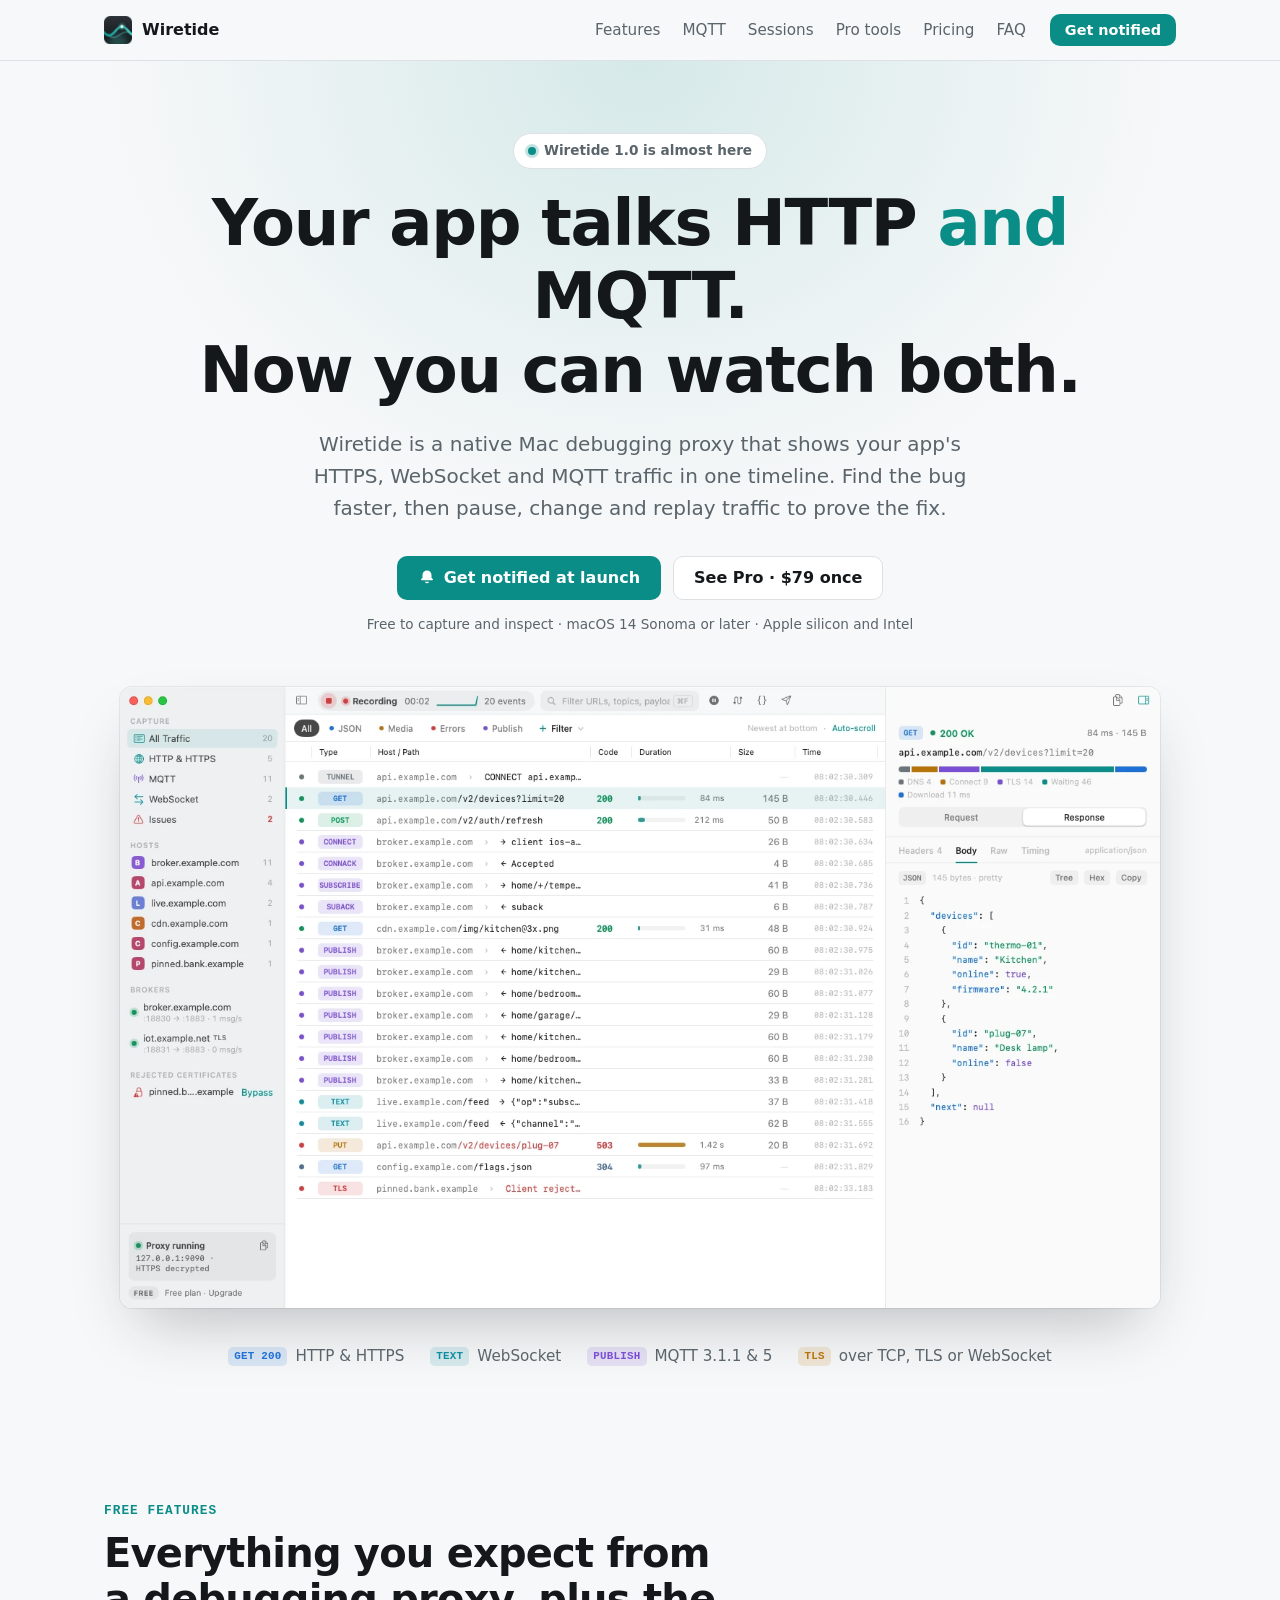
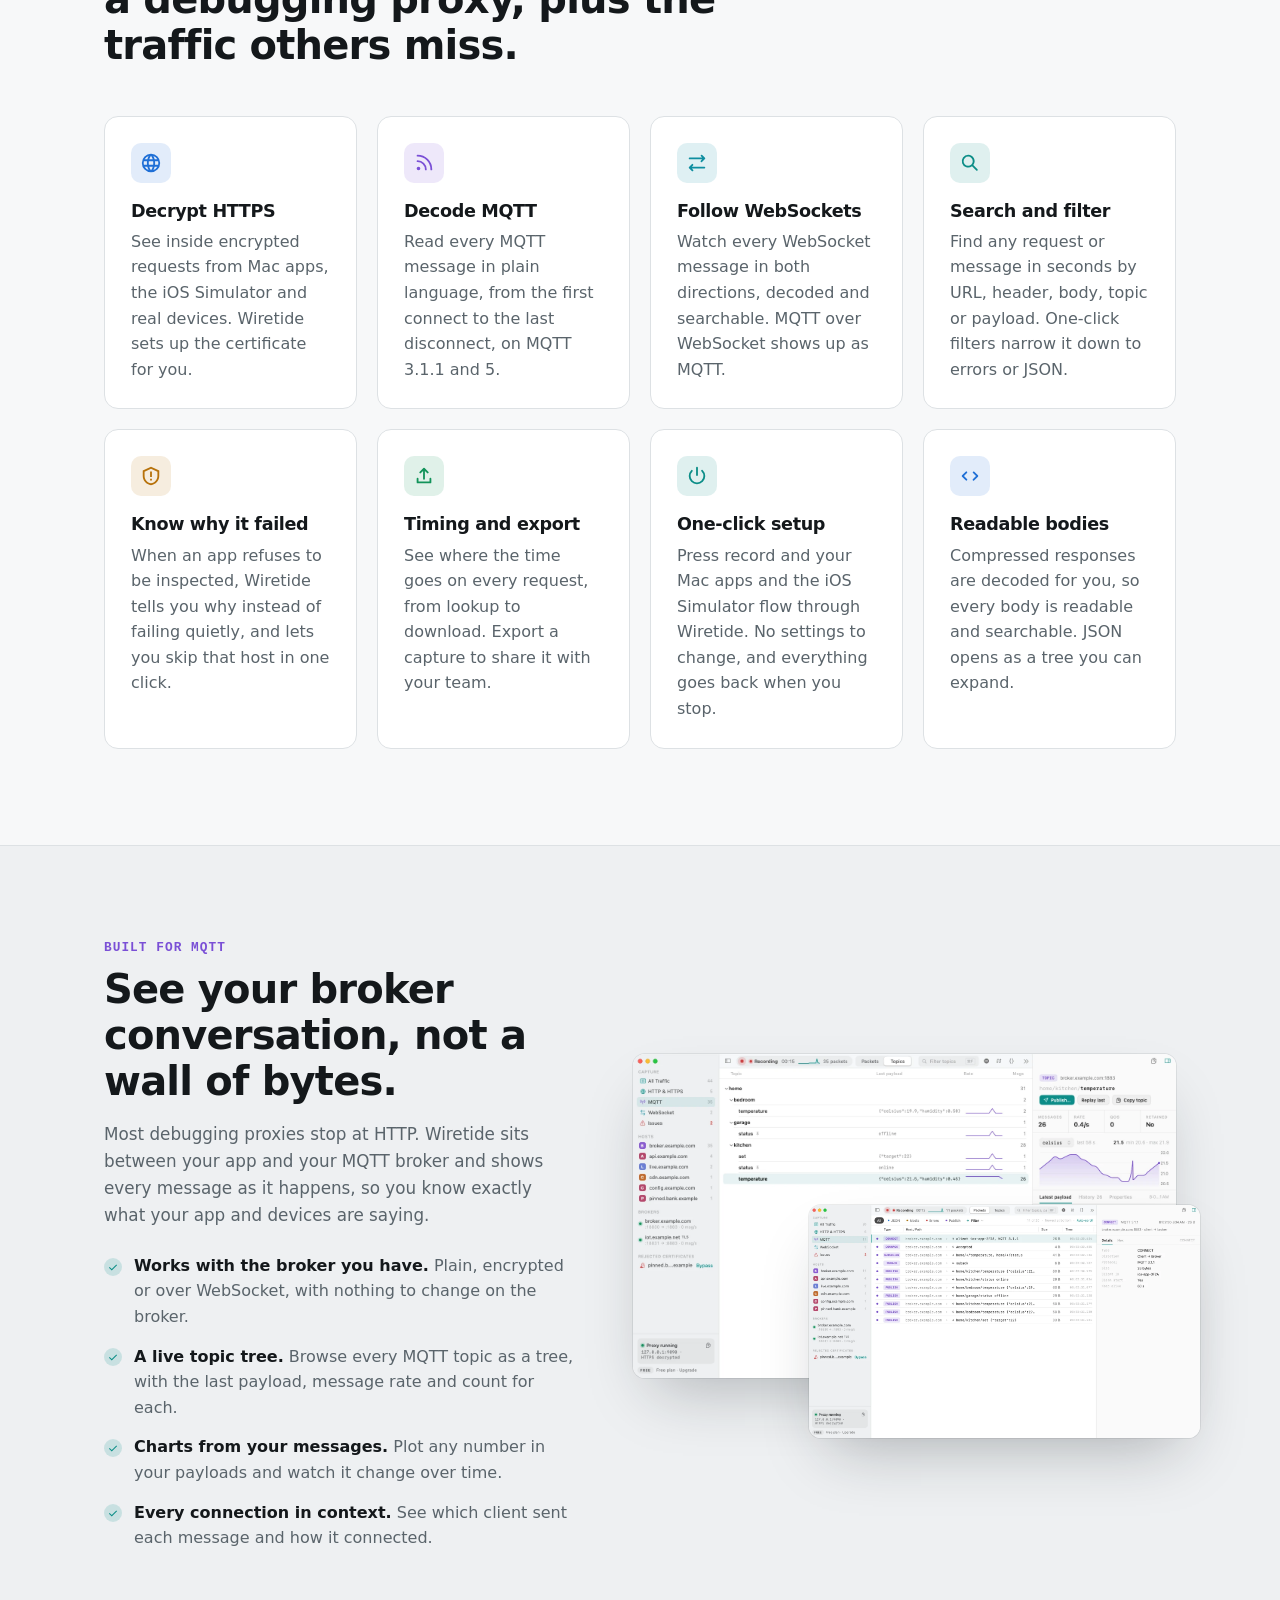
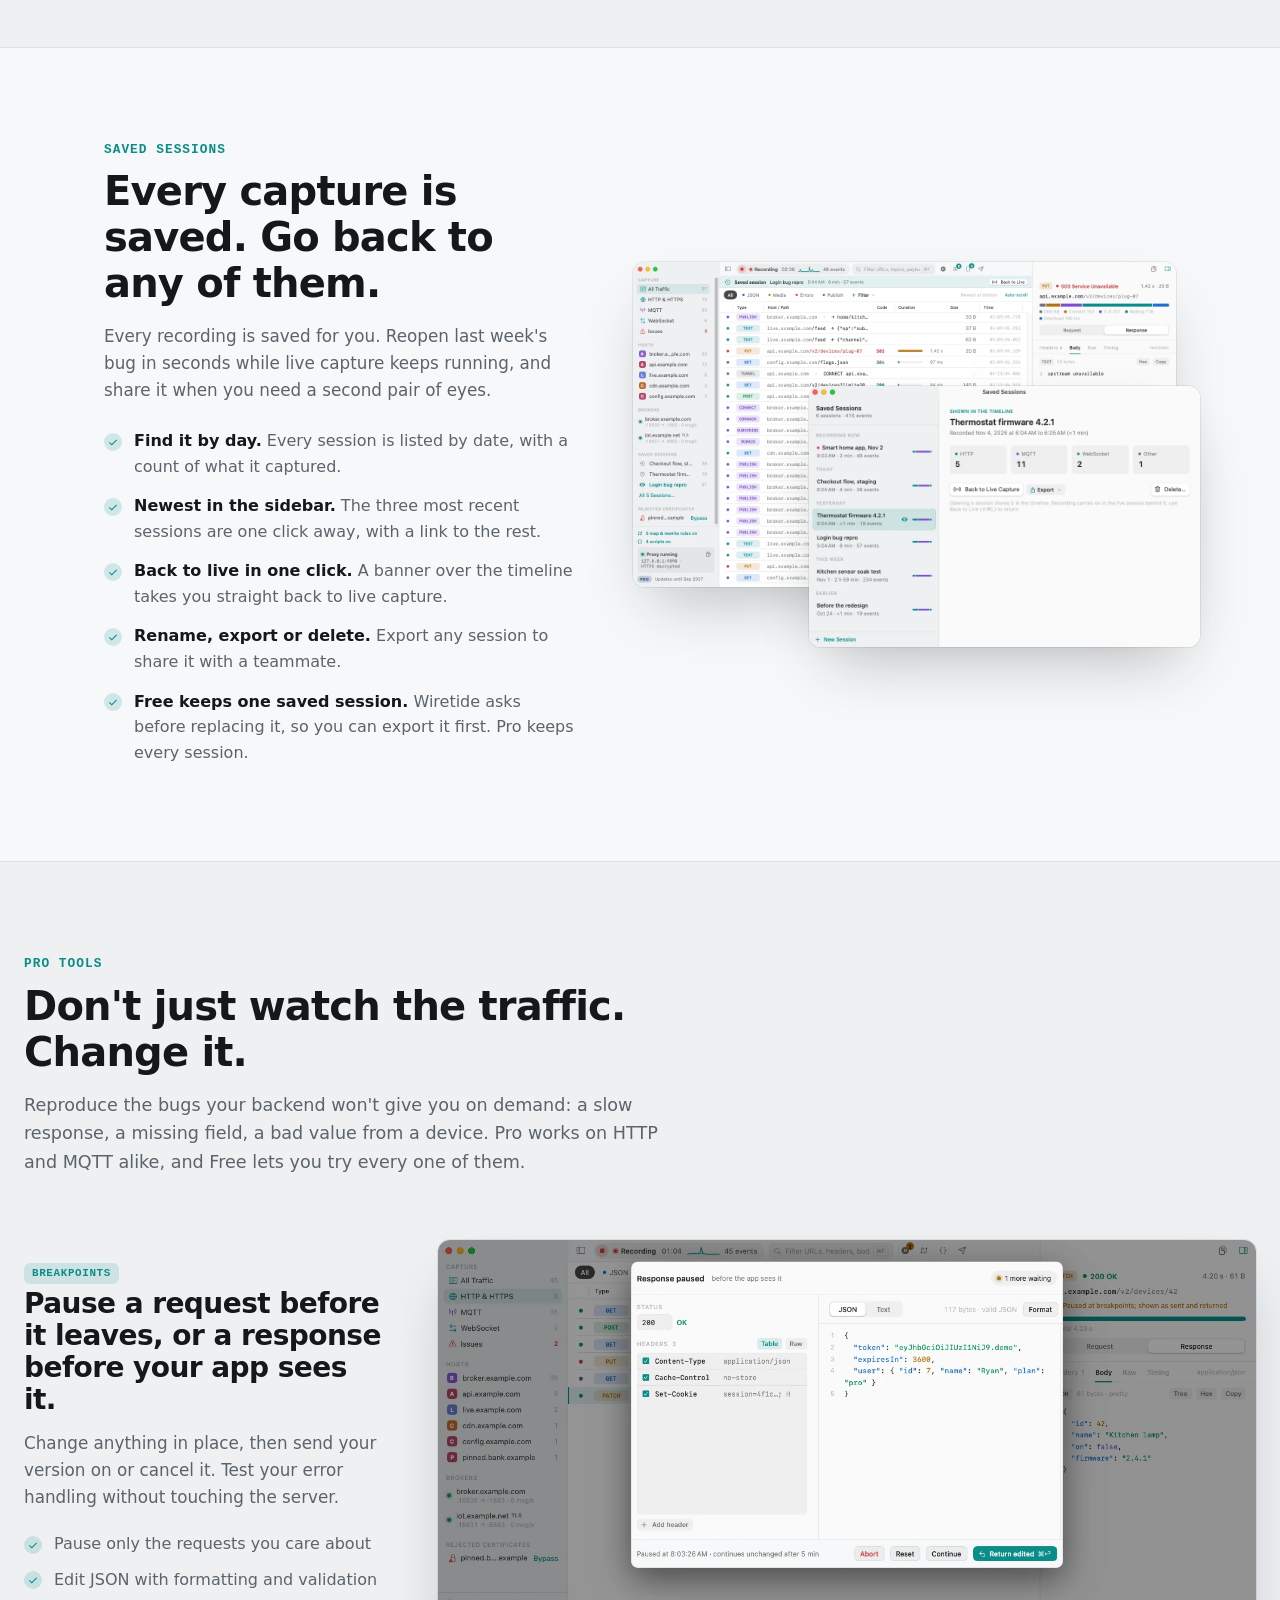
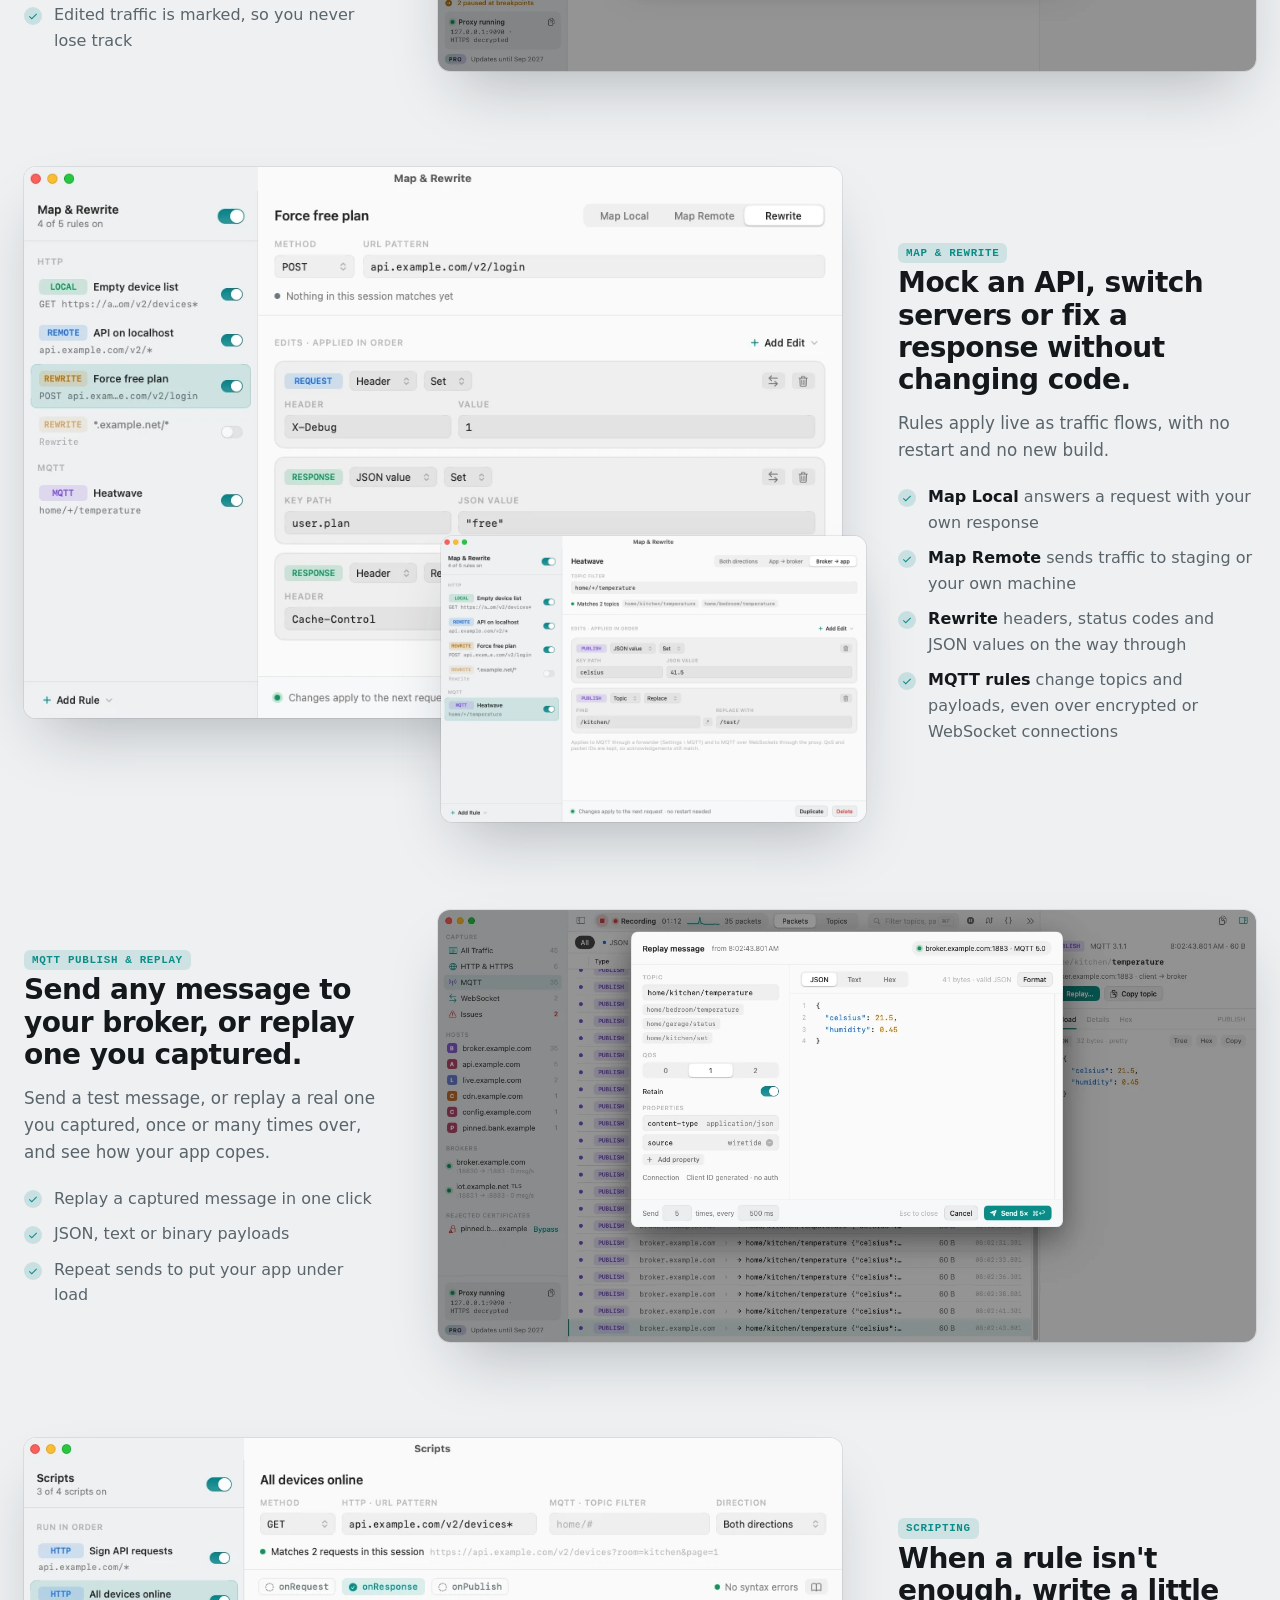
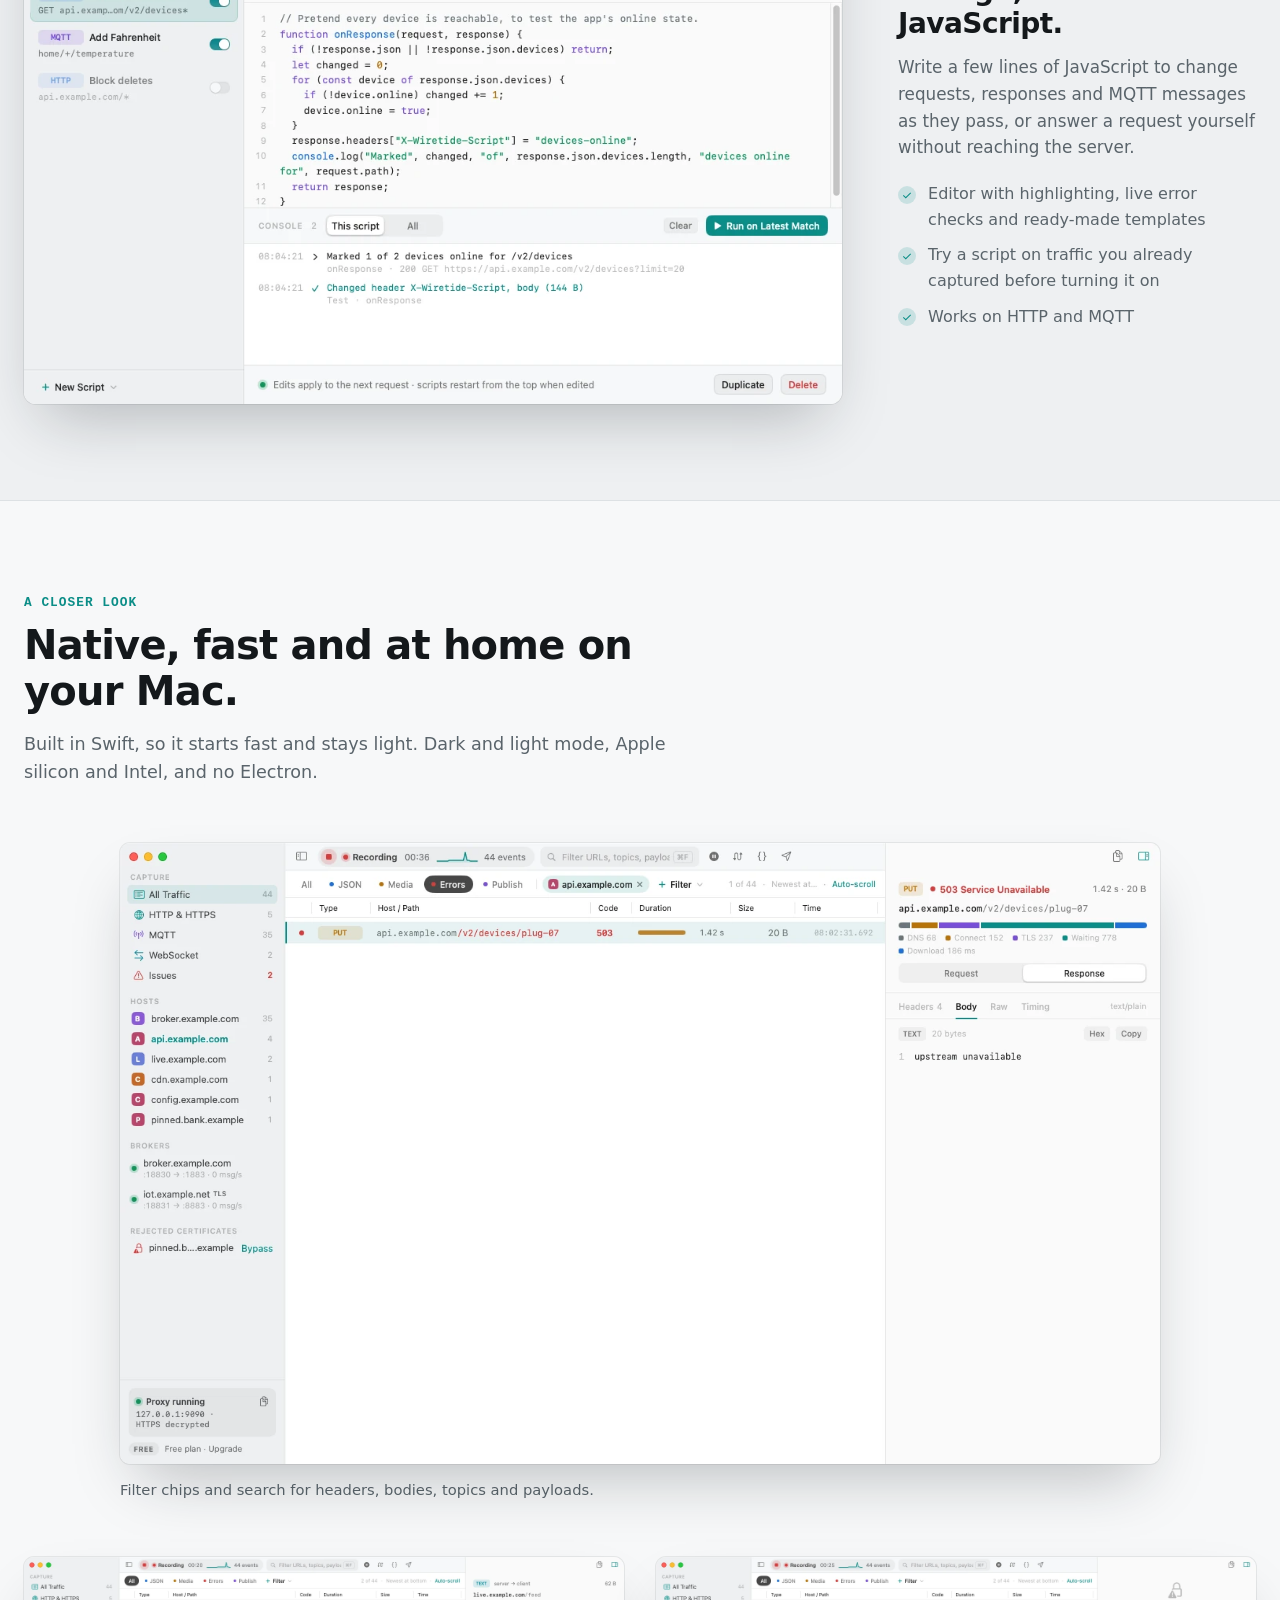
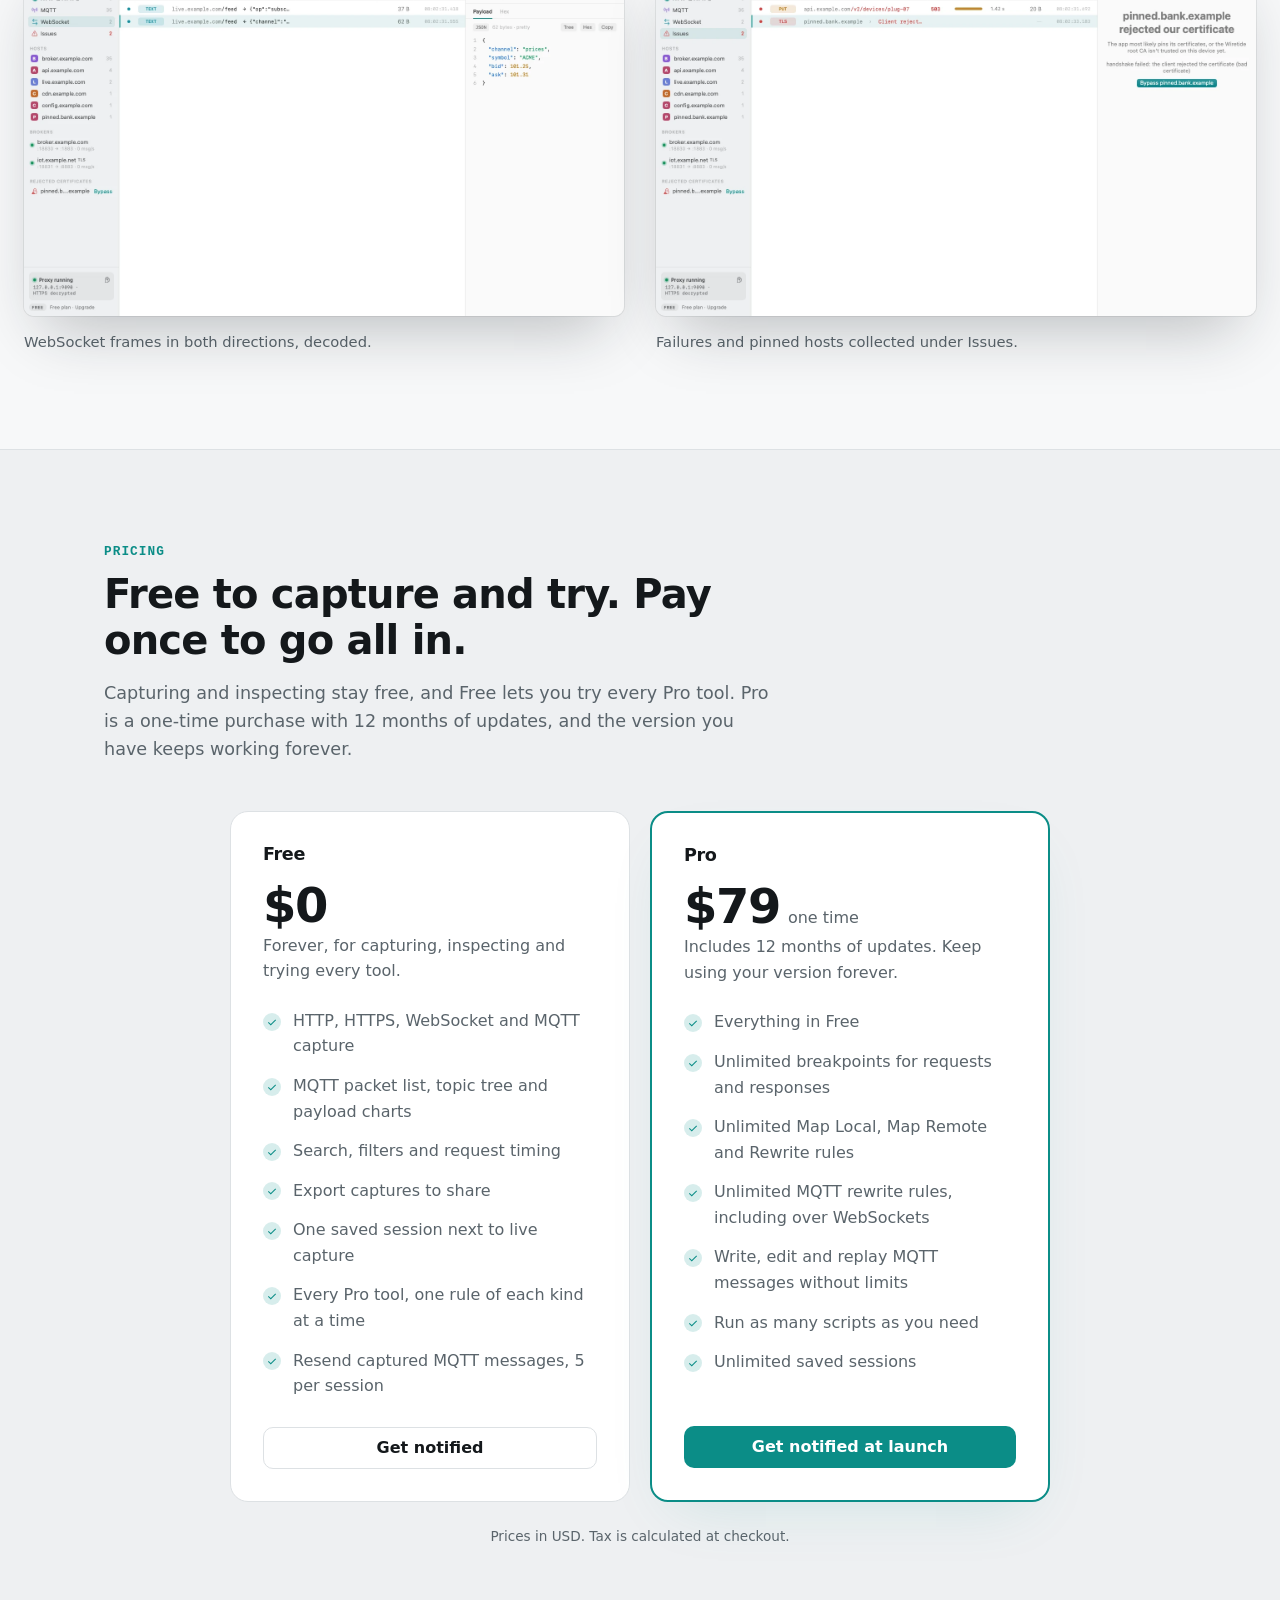
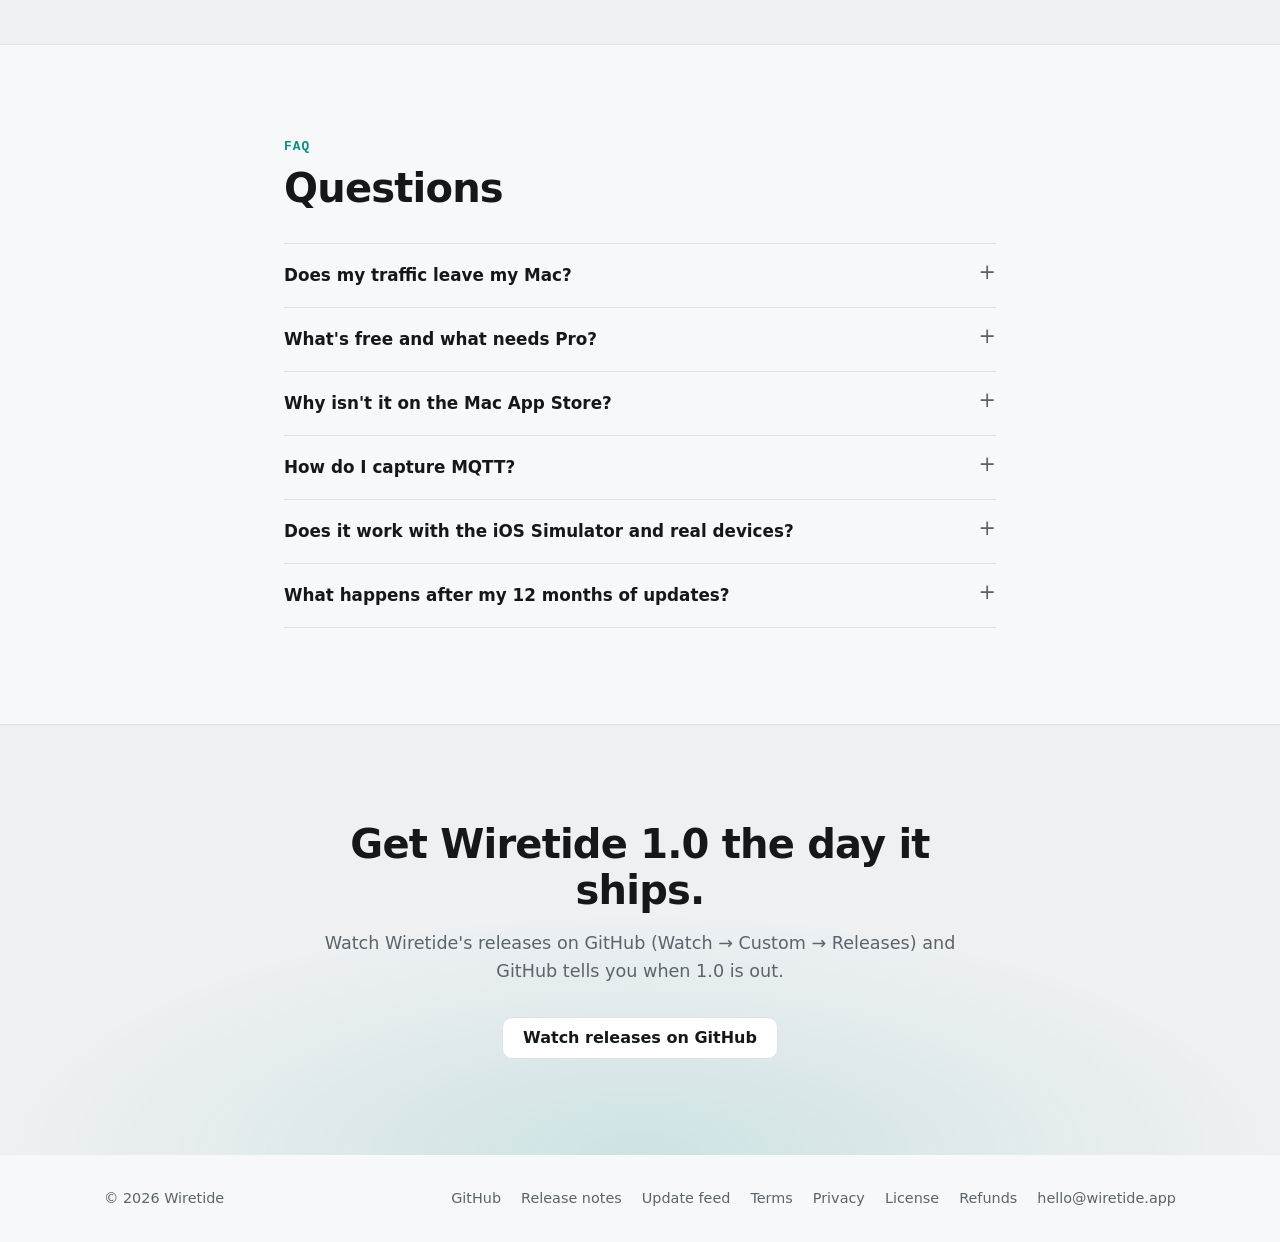
<file: index.html>
<!doctype html>
<html lang="en">
<head>
  <meta charset="utf-8">
  <meta name="viewport" content="width=device-width, initial-scale=1">
  <title>Wiretide · HTTP, WebSocket and MQTT debugging proxy for macOS</title>
  <meta name="description" content="Wiretide is a native macOS debugging proxy for HTTPS, WebSocket and MQTT. Capture and inspect for free; Pro adds breakpoints, map and rewrite, MQTT publish and replay, and JavaScript scripting.">
  <link rel="canonical" href="https://wiretide.app/">
  <meta name="robots" content="index, follow">
  <meta name="color-scheme" content="dark light">
  <meta name="theme-color" content="#111417" media="(prefers-color-scheme: dark)">
  <meta name="theme-color" content="#f7f8f9" media="(prefers-color-scheme: light)">

  <meta property="og:type" content="website">
  <meta property="og:site_name" content="Wiretide">
  <meta property="og:url" content="https://wiretide.app/">
  <meta property="og:title" content="Wiretide · HTTP and MQTT debugging proxy for macOS">
  <meta property="og:description" content="HTTPS, WebSocket and MQTT in one timeline. Pause, rewrite, script and replay traffic in a native Mac app.">
  <meta property="og:image" content="https://wiretide.app/images/og.png">
  <meta property="og:image:width" content="1200">
  <meta property="og:image:height" content="630">
  <meta property="og:image:alt" content="Wiretide's timeline with HTTPS requests and MQTT packets side by side.">
  <meta property="og:locale" content="en_US">
  <meta name="twitter:card" content="summary_large_image">
  <meta name="twitter:title" content="Wiretide · HTTP and MQTT debugging proxy for macOS">
  <meta name="twitter:description" content="HTTPS, WebSocket and MQTT in one timeline. Pause, rewrite, script and replay traffic in a native Mac app.">
  <meta name="twitter:image" content="https://wiretide.app/images/og.png">

  <script type="application/ld+json">
  {
    "@context": "https://schema.org",
    "@type": "SoftwareApplication",
    "name": "Wiretide",
    "url": "https://wiretide.app/",
    "image": "https://wiretide.app/images/og.png",
    "description": "A native macOS debugging proxy for HTTPS, WebSocket and MQTT, with breakpoints, map and rewrite, MQTT publish and replay, and JavaScript scripting.",
    "applicationCategory": "DeveloperApplication",
    "operatingSystem": "macOS 14 or later",
    "offers": [
      { "@type": "Offer", "name": "Free", "price": "0", "priceCurrency": "USD" },
      { "@type": "Offer", "name": "Pro", "price": "79", "priceCurrency": "USD", "description": "One-time purchase with 12 months of updates" }
    ]
  }
  </script>

  <link rel="icon" href="images/favicon-32.png" type="image/png" sizes="32x32">
  <link rel="icon" href="images/icon-64.png" type="image/png" sizes="64x64">
  <link rel="apple-touch-icon" href="images/apple-touch-icon.png">
  <link rel="stylesheet" href="styles.css">
  <script src="config.js"></script>
  <script src="main.js" defer></script>
</head>
<body>
  <header class="nav">
    <div class="wrap nav-inner">
      <a class="brand" href="#top" aria-label="Wiretide home">
        <img src="images/icon-64.png" alt="" width="28" height="28">
        <span>Wiretide</span>
      </a>
      <nav class="nav-links" aria-label="Sections">
        <a href="#features">Features</a>
        <a href="#mqtt">MQTT</a>
        <a href="#sessions">Sessions</a>
        <a href="#pro">Pro tools</a>
        <a href="#pricing">Pricing</a>
        <a href="#faq">FAQ</a>
      </nav>
      <a class="btn btn-small" data-download data-launch-label="Download" href="#waitlist">Get notified</a>
    </div>
  </header>

  <main id="top">
    <section class="hero">
      <div class="wrap">
        <p class="pill"><span class="dot"></span><span data-prelaunch>Wiretide 1.0 is almost here</span><span data-launched hidden>Version 1.0</span></p>
        <h1>Your app talks HTTP <em>and</em> MQTT.<br>Now you can watch both.</h1>
        <p class="lede">Wiretide is a native Mac debugging proxy that shows your app's HTTPS, WebSocket and MQTT traffic in one timeline. Find the bug faster, then pause, change and replay traffic to prove the fix.</p>
        <div class="cta-row">
          <a class="btn btn-primary" data-download data-launch-label="Download for macOS" href="#waitlist">
            <svg aria-hidden="true" data-prelaunch width="18" height="18" viewBox="0 0 24 24"><path fill="currentColor" d="M12 2a6 6 0 0 0-6 6v3.59l-1.7 1.7A1 1 0 0 0 5 15h14a1 1 0 0 0 .7-1.7L18 11.58V8a6 6 0 0 0-6-6Zm-2.83 15a3 3 0 0 0 5.66 0H9.17Z"/></svg>
            <svg aria-hidden="true" data-launched hidden width="18" height="18" viewBox="0 0 24 24"><path fill="currentColor" d="M12 3a1 1 0 0 1 1 1v9.59l3.3-3.3a1 1 0 1 1 1.4 1.42l-5 5a1 1 0 0 1-1.4 0l-5-5a1 1 0 1 1 1.4-1.42l3.3 3.3V4a1 1 0 0 1 1-1Zm-8 15a1 1 0 0 1 1 1v1h14v-1a1 1 0 1 1 2 0v2a1 1 0 0 1-1 1H4a1 1 0 0 1-1-1v-2a1 1 0 0 1 1-1Z"/></svg>
            <span data-label>Get notified at launch</span>
          </a>
          <a class="btn btn-ghost" href="#pricing">See Pro · $79 once</a>
        </div>
        <p class="fine">Free to capture and inspect · macOS 14 Sonoma or later · Apple silicon and Intel</p>

        <figure class="window hero-shot">
          <picture>
            <source srcset="images/timeline-light.webp" media="(prefers-color-scheme: light)">
            <img src="images/timeline-dark.webp" width="1440" height="860"
                 alt="Wiretide's timeline: HTTPS requests, MQTT CONNECT, SUBSCRIBE and PUBLISH packets and WebSocket text frames in one list, with a JSON response and its timing open in the inspector.">
          </picture>
        </figure>

        <ul class="protocols" aria-label="Supported protocols">
          <li><span class="tag tag-http">GET 200</span>HTTP &amp; HTTPS</li>
          <li><span class="tag tag-ws">TEXT</span>WebSocket</li>
          <li><span class="tag tag-mqtt">PUBLISH</span>MQTT 3.1.1 &amp; 5</li>
          <li><span class="tag tag-tls">TLS</span>over TCP, TLS or WebSocket</li>
        </ul>
      </div>
    </section>

    <section id="features" class="section">
      <div class="wrap">
        <p class="eyebrow">Free features</p>
        <h2>Everything you expect from a debugging proxy, plus the traffic others miss.</h2>
        <div class="grid features">
          <article class="card">
            <div class="icon i-http" aria-hidden="true"><svg viewBox="0 0 24 24"><path d="M12 2a10 10 0 1 0 0 20 10 10 0 0 0 0-20Zm6.93 6h-2.95a15.7 15.7 0 0 0-1.38-3.56A8.03 8.03 0 0 1 18.93 8ZM12 4.04c.83 1.2 1.48 2.53 1.91 3.96h-3.82c.43-1.43 1.08-2.76 1.91-3.96ZM4.26 14a8.2 8.2 0 0 1 0-4h3.38a16.5 16.5 0 0 0 0 4H4.26Zm.81 2h2.95c.32 1.25.78 2.45 1.38 3.56A7.99 7.99 0 0 1 5.07 16Zm2.95-8H5.07a7.99 7.99 0 0 1 4.33-3.56A15.7 15.7 0 0 0 8.02 8ZM12 19.96A14.1 14.1 0 0 1 10.09 16h3.82A14.1 14.1 0 0 1 12 19.96ZM14.34 14H9.66a14.7 14.7 0 0 1 0-4h4.68a14.7 14.7 0 0 1 0 4Zm.25 5.56c.6-1.11 1.06-2.31 1.38-3.56h2.95a8.03 8.03 0 0 1-4.33 3.56ZM16.36 14a16.5 16.5 0 0 0 0-4h3.38a8.2 8.2 0 0 1 0 4h-3.38Z"/></svg></div>
            <h3>Decrypt HTTPS</h3>
            <p>See inside encrypted requests from Mac apps, the iOS Simulator and real devices. Wiretide sets up the certificate for you.</p>
          </article>
          <article class="card">
            <div class="icon i-mqtt" aria-hidden="true"><svg viewBox="0 0 24 24"><path d="M4 4a1 1 0 0 1 1-1 16 16 0 0 1 16 16 1 1 0 1 1-2 0A14 14 0 0 0 5 5a1 1 0 0 1-1-1Zm0 6a1 1 0 0 1 1-1 10 10 0 0 1 10 10 1 1 0 1 1-2 0 8 8 0 0 0-8-8 1 1 0 0 1-1-1Zm2 6a2 2 0 1 1 0 4 2 2 0 0 1 0-4Z"/></svg></div>
            <h3>Decode MQTT</h3>
            <p>Read every MQTT message in plain language, from the first connect to the last disconnect, on MQTT 3.1.1 and 5.</p>
          </article>
          <article class="card">
            <div class="icon i-ws" aria-hidden="true"><svg viewBox="0 0 24 24"><path d="M16.3 3.3a1 1 0 0 1 1.4 0l3 3a1 1 0 0 1 0 1.4l-3 3a1 1 0 1 1-1.4-1.4L17.58 8H4a1 1 0 0 1 0-2h13.59L16.3 4.7a1 1 0 0 1 0-1.4Zm-8.6 10a1 1 0 0 1 0 1.4L6.42 16H20a1 1 0 1 1 0 2H6.41l1.3 1.3a1 1 0 1 1-1.42 1.4l-3-3a1 1 0 0 1 0-1.4l3-3a1 1 0 0 1 1.42 0Z"/></svg></div>
            <h3>Follow WebSockets</h3>
            <p>Watch every WebSocket message in both directions, decoded and searchable. MQTT over WebSocket shows up as MQTT.</p>
          </article>
          <article class="card">
            <div class="icon i-search" aria-hidden="true"><svg viewBox="0 0 24 24"><path d="M10 3a7 7 0 0 1 5.6 11.19l4.6 4.6a1 1 0 0 1-1.4 1.42l-4.6-4.6A7 7 0 1 1 10 3Zm0 2a5 5 0 1 0 0 10 5 5 0 0 0 0-10Z"/></svg></div>
            <h3>Search and filter</h3>
            <p>Find any request or message in seconds by URL, header, body, topic or payload. One-click filters narrow it down to errors or JSON.</p>
          </article>
          <article class="card">
            <div class="icon i-warn" aria-hidden="true"><svg viewBox="0 0 24 24"><path d="M12 2 3 6v6c0 5 3.8 9.3 9 10 5.2-.7 9-5 9-10V6l-9-4Zm0 2.18 7 3.11V12c0 3.9-2.9 7.3-7 8-4.1-.7-7-4.1-7-8V7.29l7-3.11ZM11 7h2v6h-2V7Zm0 8h2v2h-2v-2Z"/></svg></div>
            <h3>Know why it failed</h3>
            <p>When an app refuses to be inspected, Wiretide tells you why instead of failing quietly, and lets you skip that host in one click.</p>
          </article>
          <article class="card">
            <div class="icon i-export" aria-hidden="true"><svg viewBox="0 0 24 24"><path d="M12 3a1 1 0 0 1 .7.3l4 4a1 1 0 1 1-1.4 1.4L13 6.42V15a1 1 0 1 1-2 0V6.41L8.7 8.7a1 1 0 1 1-1.4-1.4l4-4A1 1 0 0 1 12 3ZM5 14a1 1 0 0 1 1 1v3h12v-3a1 1 0 1 1 2 0v4a1 1 0 0 1-1 1H5a1 1 0 0 1-1-1v-4a1 1 0 0 1 1-1Z"/></svg></div>
            <h3>Timing and export</h3>
            <p>See where the time goes on every request, from lookup to download. Export a capture to share it with your team.</p>
          </article>
          <article class="card">
            <div class="icon i-search" aria-hidden="true"><svg viewBox="0 0 24 24"><path d="M12 2a1 1 0 0 1 1 1v8a1 1 0 1 1-2 0V3a1 1 0 0 1 1-1ZM7.05 5.64a1 1 0 0 1 0 1.41 7 7 0 1 0 9.9 0 1 1 0 1 1 1.41-1.41 9 9 0 1 1-12.72 0 1 1 0 0 1 1.41 0Z"/></svg></div>
            <h3>One-click setup</h3>
            <p>Press record and your Mac apps and the iOS Simulator flow through Wiretide. No settings to change, and everything goes back when you stop.</p>
          </article>
          <article class="card">
            <div class="icon i-http" aria-hidden="true"><svg viewBox="0 0 24 24"><path d="M8.7 7.3a1 1 0 0 1 0 1.4L5.42 12l3.3 3.3a1 1 0 1 1-1.42 1.4l-4-4a1 1 0 0 1 0-1.4l4-4a1 1 0 0 1 1.42 0Zm6.6 0a1 1 0 0 1 1.4 0l4 4a1 1 0 0 1 0 1.4l-4 4a1 1 0 1 1-1.4-1.4l3.29-3.3-3.3-3.3a1 1 0 0 1 0-1.4Z"/></svg></div>
            <h3>Readable bodies</h3>
            <p>Compressed responses are decoded for you, so every body is readable and searchable. JSON opens as a tree you can expand.</p>
          </article>
        </div>
      </div>
    </section>

    <section id="mqtt" class="section section-alt">
      <div class="wrap split">
        <div class="split-copy">
          <p class="eyebrow eyebrow-mqtt">Built for MQTT</p>
          <h2>See your broker conversation, not a wall of bytes.</h2>
          <p>Most debugging proxies stop at HTTP. Wiretide sits between your app and your MQTT broker and shows every message as it happens, so you know exactly what your app and devices are saying.</p>
          <ul class="checks">
            <li><strong>Works with the broker you have.</strong> Plain, encrypted or over WebSocket, with nothing to change on the broker.</li>
            <li><strong>A live topic tree.</strong> Browse every MQTT topic as a tree, with the last payload, message rate and count for each.</li>
            <li><strong>Charts from your messages.</strong> Plot any number in your payloads and watch it change over time.</li>
            <li><strong>Every connection in context.</strong> See which client sent each message and how it connected.</li>
          </ul>
        </div>
        <div class="split-media">
          <figure class="window">
            <picture>
              <source srcset="images/topics-light.webp" media="(prefers-color-scheme: light)">
              <img src="images/topics-dark.webp" width="1440" height="860" loading="lazy"
                   alt="The MQTT topic tree with last payloads and rate sparklines, and a chart of a payload value in the inspector.">
            </picture>
          </figure>
          <figure class="window window-offset">
            <picture>
              <source srcset="images/mqtt-connect-light.webp" media="(prefers-color-scheme: light)">
              <img src="images/mqtt-connect-dark.webp" width="1440" height="860" loading="lazy"
                   alt="The MQTT packet list with a packet open in the inspector.">
            </picture>
          </figure>
        </div>
      </div>
    </section>

    <section id="sessions" class="section">
      <div class="wrap split">
        <div class="split-copy">
          <p class="eyebrow">Saved Sessions</p>
          <h2>Every capture is saved. Go back to any of them.</h2>
          <p>Every recording is saved for you. Reopen last week's bug in seconds while live capture keeps running, and share it when you need a second pair of eyes.</p>
          <ul class="checks">
            <li><strong>Find it by day.</strong> Every session is listed by date, with a count of what it captured.</li>
            <li><strong>Newest in the sidebar.</strong> The three most recent sessions are one click away, with a link to the rest.</li>
            <li><strong>Back to live in one click.</strong> A banner over the timeline takes you straight back to live capture.</li>
            <li><strong>Rename, export or delete.</strong> Export any session to share it with a teammate.</li>
            <li><strong>Free keeps one saved session.</strong> Wiretide asks before replacing it, so you can export it first. Pro keeps every session.</li>
          </ul>
        </div>
        <div class="split-media">
          <figure class="window">
            <picture>
              <source srcset="images/saved-session-light.webp" media="(prefers-color-scheme: light)">
              <img src="images/saved-session-dark.webp" width="1440" height="860" loading="lazy"
                   alt="The timeline showing a saved session called Login bug repro, with a Back to Live button and the three newest sessions in the sidebar.">
            </picture>
          </figure>
          <figure class="window window-offset">
            <picture>
              <source srcset="images/sessions-light.webp" media="(prefers-color-scheme: light)">
              <img src="images/sessions-dark.webp" width="900" height="600" loading="lazy"
                   alt="The Saved Sessions window listing sessions by day, with event counts for HTTP, MQTT, WebSocket and other traffic.">
            </picture>
          </figure>
        </div>
      </div>
    </section>

    <section id="pro" class="section section-alt">
      <div class="wrap">
        <p class="eyebrow">Pro tools</p>
        <h2>Don't just watch the traffic. Change it.</h2>
        <p class="sub">Reproduce the bugs your backend won't give you on demand: a slow response, a missing field, a bad value from a device. Pro works on HTTP and MQTT alike, and Free lets you try every one of them.</p>

        <div class="pro-list">
          <article class="pro-item">
            <div class="pro-copy">
              <span class="pro-tag">Breakpoints</span>
              <h3>Pause a request before it leaves, or a response before your app sees it.</h3>
              <p>Change anything in place, then send your version on or cancel it. Test your error handling without touching the server.</p>
              <ul class="checks">
                <li>Pause only the requests you care about</li>
                <li>Edit JSON with formatting and validation</li>
                <li>Edited traffic is marked, so you never lose track</li>
              </ul>
            </div>
            <div class="pro-media">
              <figure class="window">
                <picture>
                  <source srcset="images/breakpoint-light.webp" media="(prefers-color-scheme: light)">
                  <img src="images/breakpoint-dark.webp" width="1440" height="760" loading="lazy"
                       alt="A paused response: status 200, its headers and a JSON body ready to edit, with Abort, Reset, Continue and Return edited buttons.">
                </picture>
              </figure>
            </div>
          </article>

          <article class="pro-item">
            <div class="pro-copy">
              <span class="pro-tag">Map &amp; Rewrite</span>
              <h3>Mock an API, switch servers or fix a response without changing code.</h3>
              <p>Rules apply live as traffic flows, with no restart and no new build.</p>
              <ul class="checks">
                <li><strong>Map Local</strong> answers a request with your own response</li>
                <li><strong>Map Remote</strong> sends traffic to staging or your own machine</li>
                <li><strong>Rewrite</strong> headers, status codes and JSON values on the way through</li>
                <li><strong>MQTT rules</strong> change topics and payloads, even over encrypted or WebSocket connections</li>
              </ul>
            </div>
            <div class="pro-media has-offset">
              <figure class="window">
                <picture>
                  <source srcset="images/rewrite-light.webp" media="(prefers-color-scheme: light)">
                  <img src="images/rewrite-dark.webp" width="980" height="660" loading="lazy"
                       alt="The Map &amp; Rewrite window with a rule that sets a header, sets a JSON value and replaces Cache-Control.">
                </picture>
              </figure>
              <figure class="window window-offset">
                <picture>
                  <source srcset="images/rewrite-mqtt-light.webp" media="(prefers-color-scheme: light)">
                  <img src="images/rewrite-mqtt-dark.webp" width="980" height="660" loading="lazy"
                       alt="An MQTT rule that changes the payload and topic of matching messages.">
                </picture>
              </figure>
            </div>
          </article>

          <article class="pro-item">
            <div class="pro-copy">
              <span class="pro-tag">MQTT publish &amp; replay</span>
              <h3>Send any message to your broker, or replay one you captured.</h3>
              <p>Send a test message, or replay a real one you captured, once or many times over, and see how your app copes.</p>
              <ul class="checks">
                <li>Replay a captured message in one click</li>
                <li>JSON, text or binary payloads</li>
                <li>Repeat sends to put your app under load</li>
              </ul>
            </div>
            <div class="pro-media">
              <figure class="window">
                <picture>
                  <source srcset="images/replay-light.webp" media="(prefers-color-scheme: light)">
                  <img src="images/replay-dark.webp" width="1440" height="760" loading="lazy"
                       alt="The Replay message sheet with a topic, QoS 1, retain on, MQTT 5 properties, a JSON payload and Send 5 times every 500 ms.">
                </picture>
              </figure>
            </div>
          </article>

          <article class="pro-item">
            <div class="pro-copy">
              <span class="pro-tag">Scripting</span>
              <h3>When a rule isn't enough, write a little JavaScript.</h3>
              <p>Write a few lines of JavaScript to change requests, responses and MQTT messages as they pass, or answer a request yourself without reaching the server.</p>
              <ul class="checks">
                <li>Editor with highlighting, live error checks and ready-made templates</li>
                <li>Try a script on traffic you already captured before turning it on</li>
                <li>Works on HTTP and MQTT</li>
              </ul>
            </div>
            <div class="pro-media">
              <figure class="window">
                <picture>
                  <source srcset="images/scripts-light.webp" media="(prefers-color-scheme: light)">
                  <img src="images/scripts-dark.webp" width="1040" height="720" loading="lazy"
                       alt="The Scripts window with a script open and a console showing its output.">
                </picture>
              </figure>
            </div>
          </article>
        </div>
      </div>
    </section>

    <section class="section closer">
      <div class="wrap">
        <p class="eyebrow">A closer look</p>
        <h2>Native, fast and at home on your Mac.</h2>
        <p class="sub">Built in Swift, so it starts fast and stays light. Dark and light mode, Apple silicon and Intel, and no Electron.</p>
        <div class="gallery" role="list">
          <figure class="shot" role="listitem">
            <picture>
              <source srcset="images/filters-light.webp" media="(prefers-color-scheme: light)">
              <img src="images/filters-dark.webp" width="1440" height="860" loading="lazy" alt="The timeline filtered to errors.">
            </picture>
            <figcaption>Filter chips and search for headers, bodies, topics and payloads.</figcaption>
          </figure>
          <figure class="shot" role="listitem">
            <picture>
              <source srcset="images/websocket-light.webp" media="(prefers-color-scheme: light)">
              <img src="images/websocket-dark.webp" width="1440" height="860" loading="lazy" alt="WebSocket text frames in both directions with the payload open in the inspector.">
            </picture>
            <figcaption>WebSocket frames in both directions, decoded.</figcaption>
          </figure>
          <figure class="shot" role="listitem">
            <picture>
              <source srcset="images/issues-light.webp" media="(prefers-color-scheme: light)">
              <img src="images/issues-dark.webp" width="1440" height="860" loading="lazy" alt="The Issues list showing a failed request and a host that rejected the certificate, with a Bypass button.">
            </picture>
            <figcaption>Failures and pinned hosts collected under Issues.</figcaption>
          </figure>
        </div>
      </div>
    </section>

    <section id="pricing" class="section section-alt">
      <div class="wrap">
        <p class="eyebrow">Pricing</p>
        <h2>Free to capture and try. Pay once to go all in.</h2>
        <p class="sub">Capturing and inspecting stay free, and Free lets you try every Pro tool. Pro is a one-time purchase with 12 months of updates, and the version you have keeps working forever.</p>
        <div class="grid pricing">
          <article class="plan">
            <h3>Free</h3>
            <p class="price"><span class="amount">$0</span></p>
            <p class="plan-note">Forever, for capturing, inspecting and trying every tool.</p>
            <ul class="checks">
              <li>HTTP, HTTPS, WebSocket and MQTT capture</li>
              <li>MQTT packet list, topic tree and payload charts</li>
              <li>Search, filters and request timing</li>
              <li>Export captures to share</li>
              <li>One saved session next to live capture</li>
              <li>Every Pro tool, one rule of each kind at a time</li>
              <li>Resend captured MQTT messages, 5 per session</li>
            </ul>
            <a class="btn btn-ghost btn-block" data-download data-launch-label="Download" href="#waitlist">Get notified</a>
          </article>
          <article class="plan plan-pro">
            <h3>Pro</h3>
            <p class="price"><span class="amount">$79</span><span class="per">one time</span></p>
            <p class="plan-note">Includes 12 months of updates. Keep using your version forever.</p>
            <ul class="checks">
              <li>Everything in Free</li>
              <li>Unlimited breakpoints for requests and responses</li>
              <li>Unlimited Map Local, Map Remote and Rewrite rules</li>
              <li>Unlimited MQTT rewrite rules, including over WebSockets</li>
              <li>Write, edit and replay MQTT messages without limits</li>
              <li>Run as many scripts as you need</li>
              <li>Unlimited saved sessions</li>
            </ul>
            <a class="btn btn-primary btn-block" data-checkout href="#waitlist">Get notified at launch</a>
          </article>
        </div>
        <p class="fine center">Prices in USD. Tax is calculated at checkout.</p>
      </div>
    </section>

    <section id="faq" class="section">
      <div class="wrap narrow">
        <p class="eyebrow">FAQ</p>
        <h2>Questions</h2>
        <details>
          <summary>Does my traffic leave my Mac?</summary>
          <p>No. Everything you capture stays on your Mac, and scripts run there too. Wiretide only goes online to check your Pro license and look for updates.</p>
        </details>
        <details>
          <summary>What's free and what needs Pro?</summary>
          <p>Capturing and inspecting everything is free: HTTP, HTTPS, WebSocket and MQTT, search, timing and export. Free keeps one saved session next to the one recording now; when you start another, Wiretide asks before replacing the old one, and you can always export it first. Free also lets you try every tool that changes traffic: one breakpoint, one map or rewrite rule of each kind and one script can be on at a time, and you can resend captured MQTT messages exactly as they arrived, five times per session. Pro removes those limits, lets you edit messages before you send them or write new ones, and keeps unlimited saved sessions.</p>
        </details>
        <details>
          <summary>Why isn't it on the Mac App Store?</summary>
          <p>A debugging proxy needs to run a local proxy, install a root certificate and talk to the iOS Simulator, which the App Store sandbox doesn't allow. You download Wiretide from this site, and it updates itself.</p>
        </details>
        <details>
          <summary>How do I capture MQTT?</summary>
          <p>Add your broker in Settings and point your app at the address Wiretide gives you. Wiretide passes everything through to your broker and shows it as it goes. MQTT over WebSocket is picked up automatically.</p>
        </details>
        <details>
          <summary>Does it work with the iOS Simulator and real devices?</summary>
          <p>Yes. The Simulator uses your Mac's proxy settings, and Settings can install the root certificate into a booted Simulator for you. For a physical device, set the Wi-Fi proxy to your Mac and trust the certificate on the device.</p>
        </details>
        <details>
          <summary>What happens after my 12 months of updates?</summary>
          <p>Pro keeps working forever on every version released within 12 months of your purchase. Renew if you want the newer ones. A license also keeps working offline for 30 days between checks.</p>
        </details>
      </div>
    </section>

    <section id="waitlist" class="section cta">
      <div class="wrap narrow center">
        <h2 data-prelaunch>Get Wiretide 1.0 the day it ships.</h2>
        <h2 data-launched hidden>Capture your first session in a minute.</h2>
        <p class="sub" data-prelaunch data-waitlist-copy hidden>Leave your email and you'll get one message when 1.0 is out. No spam.</p>
        <p class="sub" data-prelaunch data-waitlist-fallback>Watch Wiretide's releases on GitHub (Watch → Custom → Releases) and GitHub tells you when 1.0 is out.</p>
        <form class="waitlist" data-waitlist hidden>
          <label class="sr-only" for="email">Email address</label>
          <input id="email" name="email" type="email" autocomplete="email" placeholder="you@example.com" required>
          <button class="btn btn-primary" type="submit">Notify me</button>
          <p class="form-status" role="status" aria-live="polite"></p>
        </form>
        <div class="waitlist-fallback" data-waitlist-fallback data-prelaunch>
          <a class="btn btn-ghost" href="https://github.com/ryansalim-dev/wiretide-releases">Watch releases on GitHub</a>
        </div>
        <div id="download" class="download" data-launched hidden>
          <a class="btn btn-primary" data-download href="https://github.com/ryansalim-dev/wiretide-releases/releases/latest">Download Wiretide for macOS</a>
          <p class="fine">Free to capture and inspect · macOS 14 or later</p>
        </div>
      </div>
    </section>
  </main>

  <footer class="footer">
    <div class="wrap footer-inner">
      <p>© 2026 Wiretide</p>
      <nav aria-label="Footer">
        <a href="https://github.com/ryansalim-dev/wiretide-releases">GitHub</a>
        <a href="https://github.com/ryansalim-dev/wiretide-releases/releases">Release notes</a>
        <a href="appcast.xml">Update feed</a>
        <a href="/terms/">Terms</a>
        <a href="/privacy/">Privacy</a>
        <a href="/eula/">License</a>
        <a href="/fulfillment-policy/">Refunds</a>
        <a href="mailto:hello@wiretide.app">hello@wiretide.app</a>
      </nav>
    </div>
  </footer>
</body>
</html>
</file>
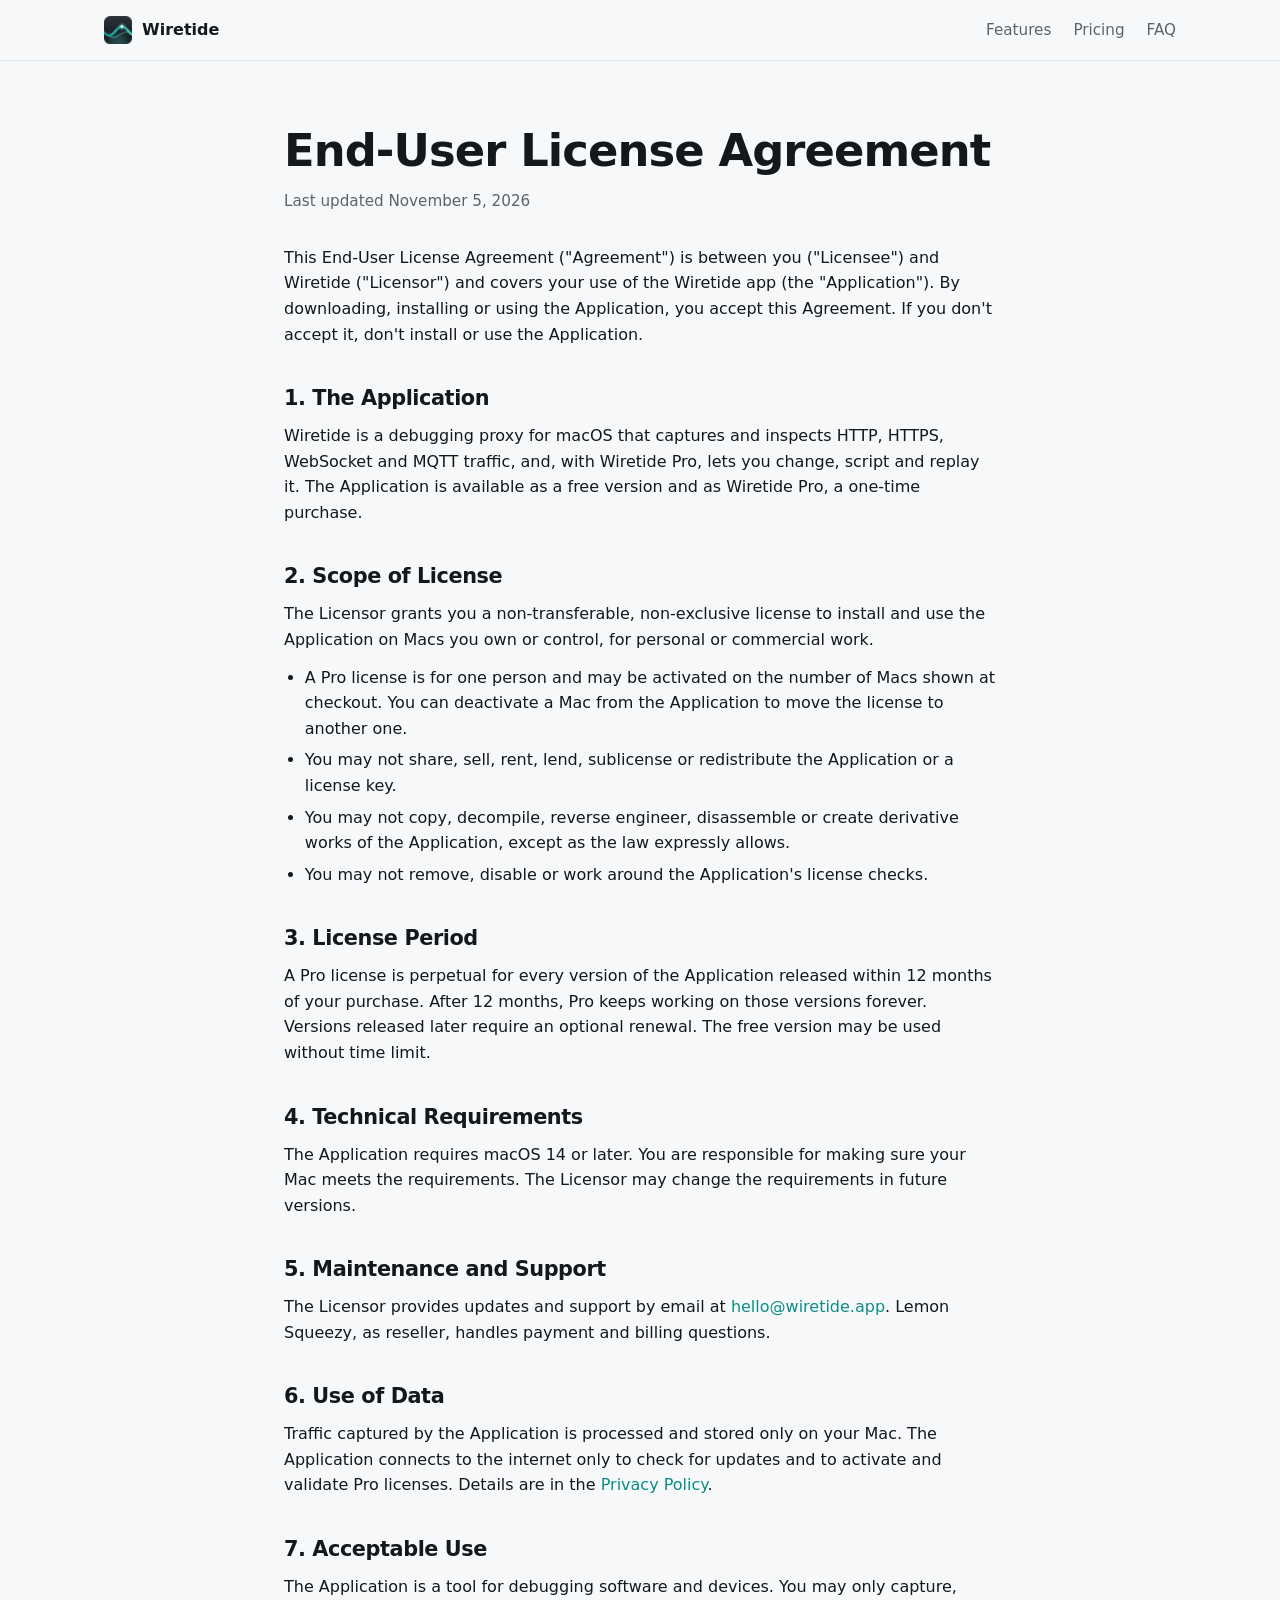
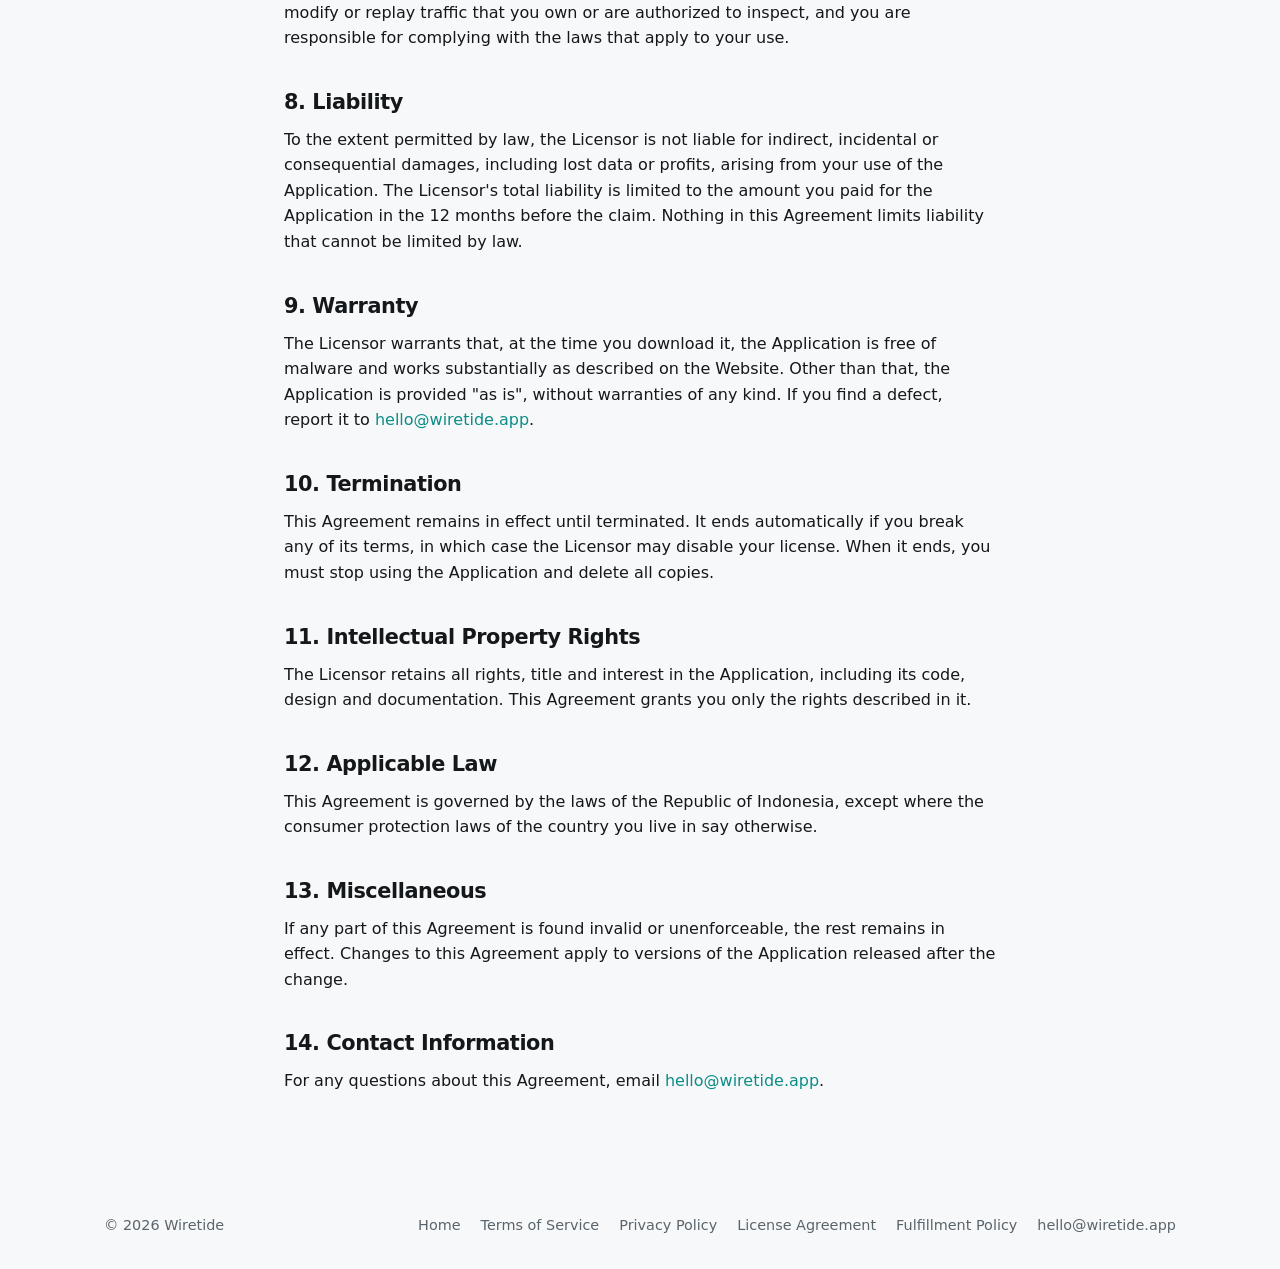
<file: eula/index.html>
<!doctype html>
<html lang="en">
<head>
  <meta charset="utf-8">
  <meta name="viewport" content="width=device-width, initial-scale=1">
  <title>End-User License Agreement · Wiretide</title>
  <meta name="description" content="The license agreement for the Wiretide app and Wiretide Pro.">
  <link rel="canonical" href="https://wiretide.app/eula/">
  <meta name="color-scheme" content="dark light">
  <meta name="theme-color" content="#111417" media="(prefers-color-scheme: dark)">
  <meta name="theme-color" content="#f7f8f9" media="(prefers-color-scheme: light)">
  <link rel="icon" href="/images/favicon-32.png" type="image/png" sizes="32x32">
  <link rel="apple-touch-icon" href="/images/apple-touch-icon.png">
  <link rel="stylesheet" href="/styles.css">
</head>
<body>
  <header class="nav">
    <div class="wrap nav-inner">
      <a class="brand" href="/" aria-label="Wiretide home">
        <img src="/images/icon-64.png" alt="" width="28" height="28">
        <span>Wiretide</span>
      </a>
      <nav class="nav-links" aria-label="Sections">
        <a href="/#features">Features</a>
        <a href="/#pricing">Pricing</a>
        <a href="/#faq">FAQ</a>
      </nav>
    </div>
  </header>

  <main class="legal">
    <div class="wrap narrow">
      <h1>End-User License Agreement</h1>
      <p class="updated">Last updated November 5, 2026</p>
      <p>This End-User License Agreement ("Agreement") is between you ("Licensee") and Wiretide ("Licensor") and covers your use of the Wiretide app (the "Application"). By downloading, installing or using the Application, you accept this Agreement. If you don't accept it, don't install or use the Application.</p>

      <h2>1. The Application</h2>
      <p>Wiretide is a debugging proxy for macOS that captures and inspects HTTP, HTTPS, WebSocket and MQTT traffic, and, with Wiretide Pro, lets you change, script and replay it. The Application is available as a free version and as Wiretide Pro, a one-time purchase.</p>

      <h2>2. Scope of License</h2>
      <p>The Licensor grants you a non-transferable, non-exclusive license to install and use the Application on Macs you own or control, for personal or commercial work.</p>
      <ul>
        <li>A Pro license is for one person and may be activated on the number of Macs shown at checkout. You can deactivate a Mac from the Application to move the license to another one.</li>
        <li>You may not share, sell, rent, lend, sublicense or redistribute the Application or a license key.</li>
        <li>You may not copy, decompile, reverse engineer, disassemble or create derivative works of the Application, except as the law expressly allows.</li>
        <li>You may not remove, disable or work around the Application's license checks.</li>
      </ul>

      <h2>3. License Period</h2>
      <p>A Pro license is perpetual for every version of the Application released within 12 months of your purchase. After 12 months, Pro keeps working on those versions forever. Versions released later require an optional renewal. The free version may be used without time limit.</p>

      <h2>4. Technical Requirements</h2>
      <p>The Application requires macOS 14 or later. You are responsible for making sure your Mac meets the requirements. The Licensor may change the requirements in future versions.</p>

      <h2>5. Maintenance and Support</h2>
      <p>The Licensor provides updates and support by email at <a href="mailto:hello@wiretide.app">hello@wiretide.app</a>. Lemon Squeezy, as reseller, handles payment and billing questions.</p>

      <h2>6. Use of Data</h2>
      <p>Traffic captured by the Application is processed and stored only on your Mac. The Application connects to the internet only to check for updates and to activate and validate Pro licenses. Details are in the <a href="/privacy/">Privacy Policy</a>.</p>

      <h2>7. Acceptable Use</h2>
      <p>The Application is a tool for debugging software and devices. You may only capture, modify or replay traffic that you own or are authorized to inspect, and you are responsible for complying with the laws that apply to your use.</p>

      <h2>8. Liability</h2>
      <p>To the extent permitted by law, the Licensor is not liable for indirect, incidental or consequential damages, including lost data or profits, arising from your use of the Application. The Licensor's total liability is limited to the amount you paid for the Application in the 12 months before the claim. Nothing in this Agreement limits liability that cannot be limited by law.</p>

      <h2>9. Warranty</h2>
      <p>The Licensor warrants that, at the time you download it, the Application is free of malware and works substantially as described on the Website. Other than that, the Application is provided "as is", without warranties of any kind. If you find a defect, report it to <a href="mailto:hello@wiretide.app">hello@wiretide.app</a>.</p>

      <h2>10. Termination</h2>
      <p>This Agreement remains in effect until terminated. It ends automatically if you break any of its terms, in which case the Licensor may disable your license. When it ends, you must stop using the Application and delete all copies.</p>

      <h2>11. Intellectual Property Rights</h2>
      <p>The Licensor retains all rights, title and interest in the Application, including its code, design and documentation. This Agreement grants you only the rights described in it.</p>

      <h2>12. Applicable Law</h2>
      <p>This Agreement is governed by the laws of the Republic of Indonesia, except where the consumer protection laws of the country you live in say otherwise.</p>

      <h2>13. Miscellaneous</h2>
      <p>If any part of this Agreement is found invalid or unenforceable, the rest remains in effect. Changes to this Agreement apply to versions of the Application released after the change.</p>

      <h2>14. Contact Information</h2>
      <p>For any questions about this Agreement, email <a href="mailto:hello@wiretide.app">hello@wiretide.app</a>.</p>
    </div>
  </main>

  <footer class="footer">
    <div class="wrap footer-inner">
      <p>© 2026 Wiretide</p>
      <nav aria-label="Footer">
        <a href="/">Home</a>
        <a href="/terms/">Terms of Service</a>
        <a href="/privacy/">Privacy Policy</a>
        <a href="/eula/">License Agreement</a>
        <a href="/fulfillment-policy/">Fulfillment Policy</a>
        <a href="mailto:hello@wiretide.app">hello@wiretide.app</a>
      </nav>
    </div>
  </footer>
</body>
</html>
</file>
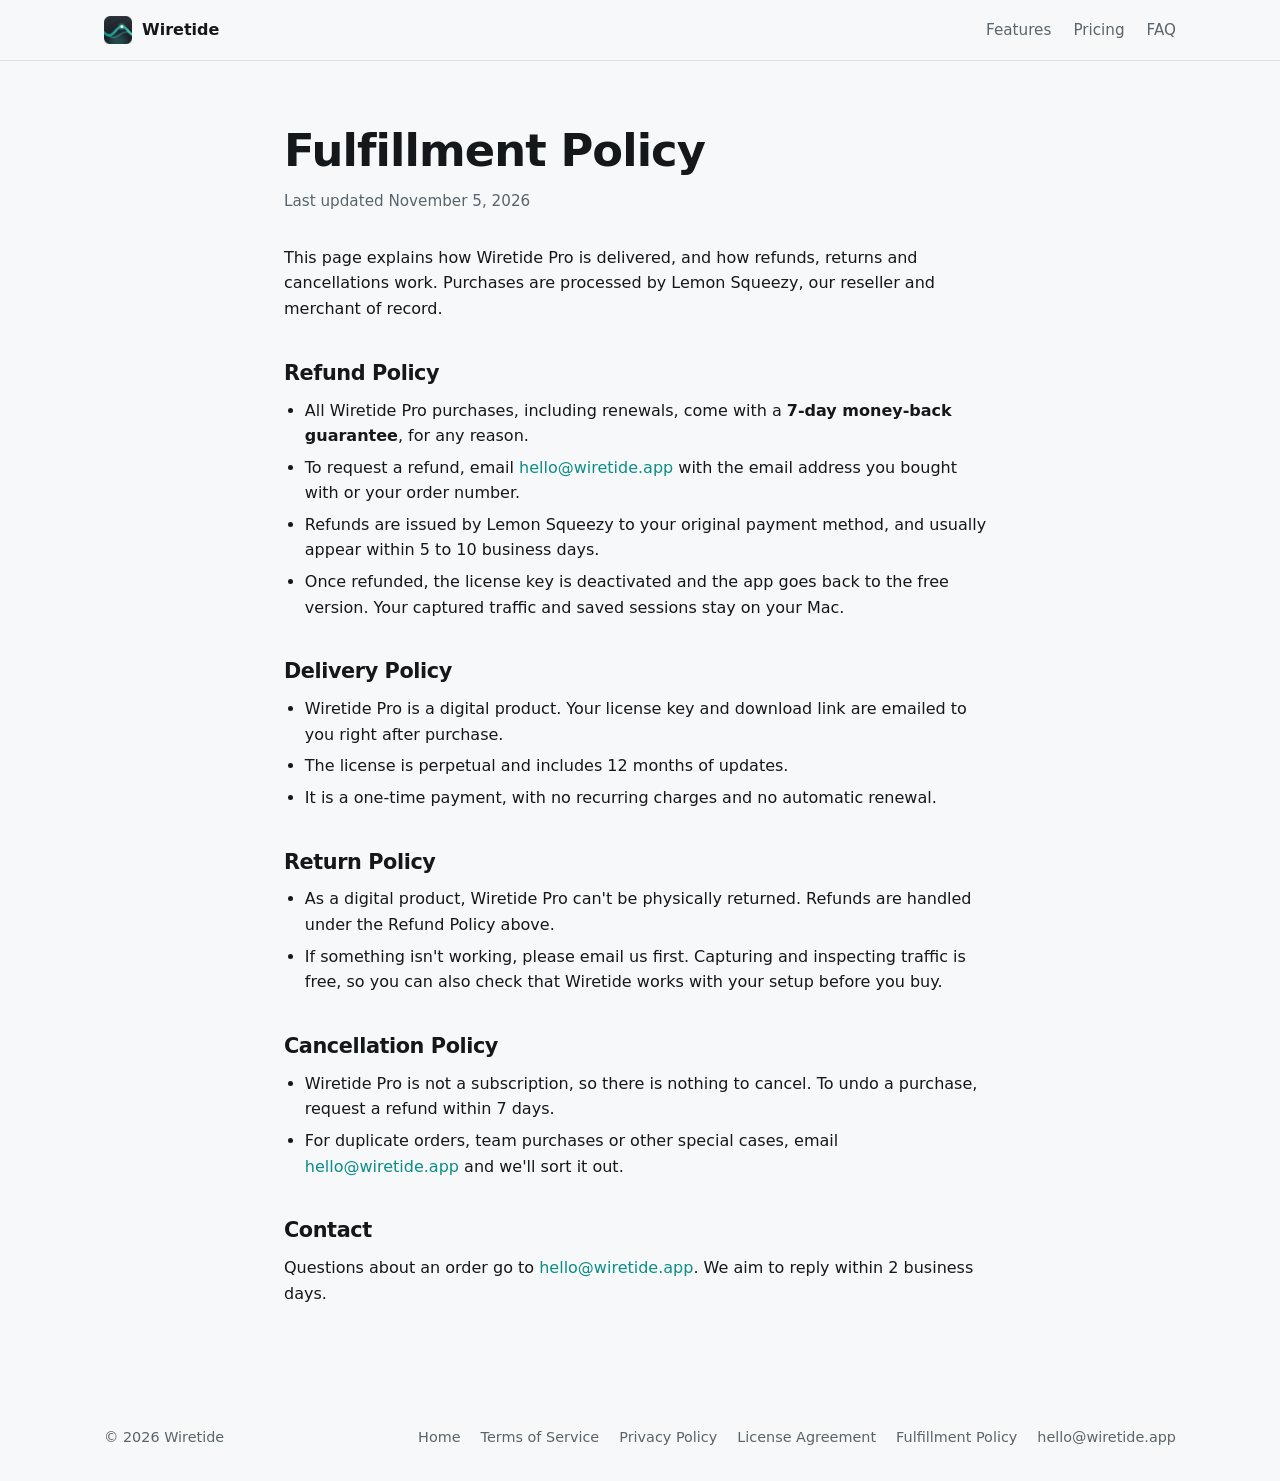
<file: fulfillment-policy/index.html>
<!doctype html>
<html lang="en">
<head>
  <meta charset="utf-8">
  <meta name="viewport" content="width=device-width, initial-scale=1">
  <title>Fulfillment Policy · Wiretide</title>
  <meta name="description" content="How Wiretide Pro is delivered, and how refunds, returns and cancellations work.">
  <link rel="canonical" href="https://wiretide.app/fulfillment-policy/">
  <meta name="color-scheme" content="dark light">
  <meta name="theme-color" content="#111417" media="(prefers-color-scheme: dark)">
  <meta name="theme-color" content="#f7f8f9" media="(prefers-color-scheme: light)">
  <link rel="icon" href="/images/favicon-32.png" type="image/png" sizes="32x32">
  <link rel="apple-touch-icon" href="/images/apple-touch-icon.png">
  <link rel="stylesheet" href="/styles.css">
</head>
<body>
  <header class="nav">
    <div class="wrap nav-inner">
      <a class="brand" href="/" aria-label="Wiretide home">
        <img src="/images/icon-64.png" alt="" width="28" height="28">
        <span>Wiretide</span>
      </a>
      <nav class="nav-links" aria-label="Sections">
        <a href="/#features">Features</a>
        <a href="/#pricing">Pricing</a>
        <a href="/#faq">FAQ</a>
      </nav>
    </div>
  </header>

  <main class="legal">
    <div class="wrap narrow">
      <h1>Fulfillment Policy</h1>
      <p class="updated">Last updated November 5, 2026</p>
      <p>This page explains how Wiretide Pro is delivered, and how refunds, returns and cancellations work. Purchases are processed by Lemon Squeezy, our reseller and merchant of record.</p>

      <h2>Refund Policy</h2>
      <ul>
        <li>All Wiretide Pro purchases, including renewals, come with a <strong>7-day money-back guarantee</strong>, for any reason.</li>
        <li>To request a refund, email <a href="mailto:hello@wiretide.app">hello@wiretide.app</a> with the email address you bought with or your order number.</li>
        <li>Refunds are issued by Lemon Squeezy to your original payment method, and usually appear within 5 to 10 business days.</li>
        <li>Once refunded, the license key is deactivated and the app goes back to the free version. Your captured traffic and saved sessions stay on your Mac.</li>
      </ul>

      <h2>Delivery Policy</h2>
      <ul>
        <li>Wiretide Pro is a digital product. Your license key and download link are emailed to you right after purchase.</li>
        <li>The license is perpetual and includes 12 months of updates.</li>
        <li>It is a one-time payment, with no recurring charges and no automatic renewal.</li>
      </ul>

      <h2>Return Policy</h2>
      <ul>
        <li>As a digital product, Wiretide Pro can't be physically returned. Refunds are handled under the Refund Policy above.</li>
        <li>If something isn't working, please email us first. Capturing and inspecting traffic is free, so you can also check that Wiretide works with your setup before you buy.</li>
      </ul>

      <h2>Cancellation Policy</h2>
      <ul>
        <li>Wiretide Pro is not a subscription, so there is nothing to cancel. To undo a purchase, request a refund within 7 days.</li>
        <li>For duplicate orders, team purchases or other special cases, email <a href="mailto:hello@wiretide.app">hello@wiretide.app</a> and we'll sort it out.</li>
      </ul>

      <h2>Contact</h2>
      <p>Questions about an order go to <a href="mailto:hello@wiretide.app">hello@wiretide.app</a>. We aim to reply within 2 business days.</p>
    </div>
  </main>

  <footer class="footer">
    <div class="wrap footer-inner">
      <p>© 2026 Wiretide</p>
      <nav aria-label="Footer">
        <a href="/">Home</a>
        <a href="/terms/">Terms of Service</a>
        <a href="/privacy/">Privacy Policy</a>
        <a href="/eula/">License Agreement</a>
        <a href="/fulfillment-policy/">Fulfillment Policy</a>
        <a href="mailto:hello@wiretide.app">hello@wiretide.app</a>
      </nav>
    </div>
  </footer>
</body>
</html>
</file>
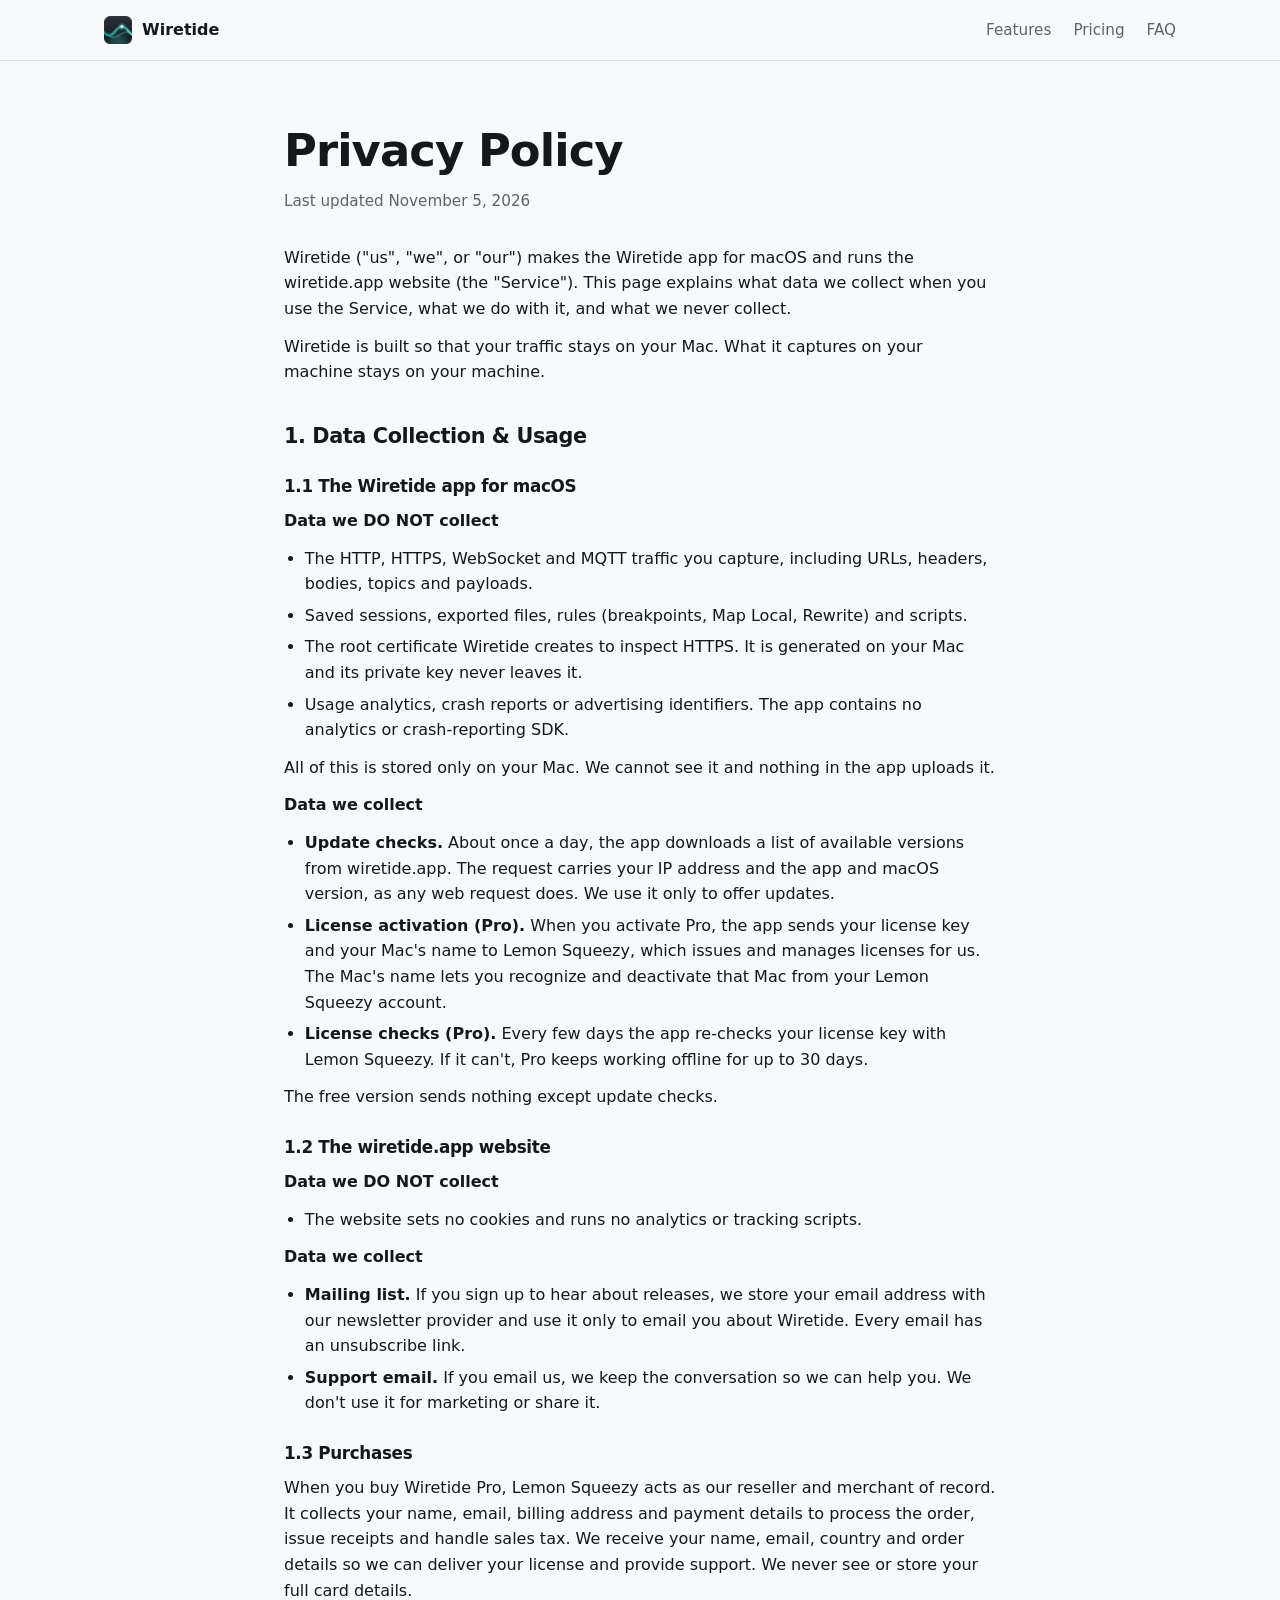
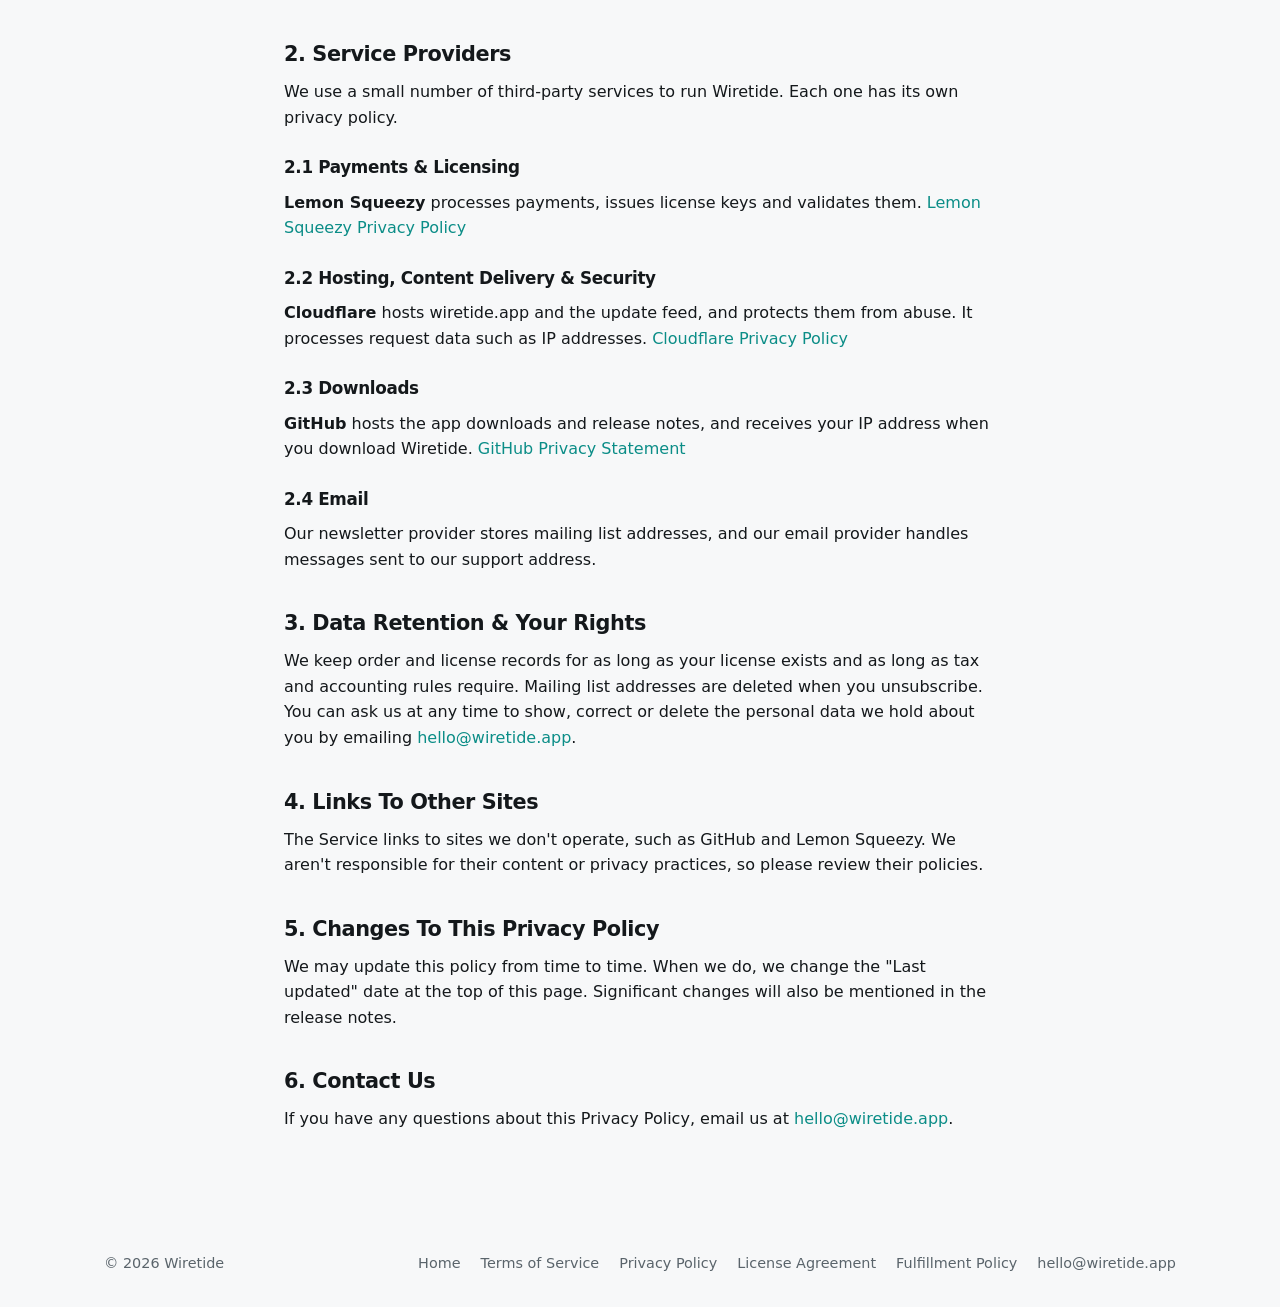
<file: privacy/index.html>
<!doctype html>
<html lang="en">
<head>
  <meta charset="utf-8">
  <meta name="viewport" content="width=device-width, initial-scale=1">
  <title>Privacy Policy · Wiretide</title>
  <meta name="description" content="What Wiretide collects and what it never collects: captured traffic stays on your Mac.">
  <link rel="canonical" href="https://wiretide.app/privacy/">
  <meta name="color-scheme" content="dark light">
  <meta name="theme-color" content="#111417" media="(prefers-color-scheme: dark)">
  <meta name="theme-color" content="#f7f8f9" media="(prefers-color-scheme: light)">
  <link rel="icon" href="/images/favicon-32.png" type="image/png" sizes="32x32">
  <link rel="apple-touch-icon" href="/images/apple-touch-icon.png">
  <link rel="stylesheet" href="/styles.css">
</head>
<body>
  <header class="nav">
    <div class="wrap nav-inner">
      <a class="brand" href="/" aria-label="Wiretide home">
        <img src="/images/icon-64.png" alt="" width="28" height="28">
        <span>Wiretide</span>
      </a>
      <nav class="nav-links" aria-label="Sections">
        <a href="/#features">Features</a>
        <a href="/#pricing">Pricing</a>
        <a href="/#faq">FAQ</a>
      </nav>
    </div>
  </header>

  <main class="legal">
    <div class="wrap narrow">
      <h1>Privacy Policy</h1>
      <p class="updated">Last updated November 5, 2026</p>
      <p>Wiretide ("us", "we", or "our") makes the Wiretide app for macOS and runs the wiretide.app website (the "Service"). This page explains what data we collect when you use the Service, what we do with it, and what we never collect.</p>
      <p>Wiretide is built so that your traffic stays on your Mac. What it captures on your machine stays on your machine.</p>

      <h2>1. Data Collection &amp; Usage</h2>

      <h3>1.1 The Wiretide app for macOS</h3>
      <p><strong>Data we DO NOT collect</strong></p>
      <ul>
        <li>The HTTP, HTTPS, WebSocket and MQTT traffic you capture, including URLs, headers, bodies, topics and payloads.</li>
        <li>Saved sessions, exported files, rules (breakpoints, Map Local, Rewrite) and scripts.</li>
        <li>The root certificate Wiretide creates to inspect HTTPS. It is generated on your Mac and its private key never leaves it.</li>
        <li>Usage analytics, crash reports or advertising identifiers. The app contains no analytics or crash-reporting SDK.</li>
      </ul>
      <p>All of this is stored only on your Mac. We cannot see it and nothing in the app uploads it.</p>

      <p><strong>Data we collect</strong></p>
      <ul>
        <li><strong>Update checks.</strong> About once a day, the app downloads a list of available versions from wiretide.app. The request carries your IP address and the app and macOS version, as any web request does. We use it only to offer updates.</li>
        <li><strong>License activation (Pro).</strong> When you activate Pro, the app sends your license key and your Mac's name to Lemon Squeezy, which issues and manages licenses for us. The Mac's name lets you recognize and deactivate that Mac from your Lemon Squeezy account.</li>
        <li><strong>License checks (Pro).</strong> Every few days the app re-checks your license key with Lemon Squeezy. If it can't, Pro keeps working offline for up to 30 days.</li>
      </ul>
      <p>The free version sends nothing except update checks.</p>

      <h3>1.2 The wiretide.app website</h3>
      <p><strong>Data we DO NOT collect</strong></p>
      <ul>
        <li>The website sets no cookies and runs no analytics or tracking scripts.</li>
      </ul>
      <p><strong>Data we collect</strong></p>
      <ul>
        <li><strong>Mailing list.</strong> If you sign up to hear about releases, we store your email address with our newsletter provider and use it only to email you about Wiretide. Every email has an unsubscribe link.</li>
        <li><strong>Support email.</strong> If you email us, we keep the conversation so we can help you. We don't use it for marketing or share it.</li>
      </ul>

      <h3>1.3 Purchases</h3>
      <p>When you buy Wiretide Pro, Lemon Squeezy acts as our reseller and merchant of record. It collects your name, email, billing address and payment details to process the order, issue receipts and handle sales tax. We receive your name, email, country and order details so we can deliver your license and provide support. We never see or store your full card details.</p>

      <h2>2. Service Providers</h2>
      <p>We use a small number of third-party services to run Wiretide. Each one has its own privacy policy.</p>

      <h3>2.1 Payments &amp; Licensing</h3>
      <p><strong>Lemon Squeezy</strong> processes payments, issues license keys and validates them. <a href="https://www.lemonsqueezy.com/privacy">Lemon Squeezy Privacy Policy</a></p>

      <h3>2.2 Hosting, Content Delivery &amp; Security</h3>
      <p><strong>Cloudflare</strong> hosts wiretide.app and the update feed, and protects them from abuse. It processes request data such as IP addresses. <a href="https://www.cloudflare.com/privacypolicy/">Cloudflare Privacy Policy</a></p>

      <h3>2.3 Downloads</h3>
      <p><strong>GitHub</strong> hosts the app downloads and release notes, and receives your IP address when you download Wiretide. <a href="https://docs.github.com/en/site-policy/privacy-policies/github-general-privacy-statement">GitHub Privacy Statement</a></p>

      <h3>2.4 Email</h3>
      <p>Our newsletter provider stores mailing list addresses, and our email provider handles messages sent to our support address.</p>

      <h2>3. Data Retention &amp; Your Rights</h2>
      <p>We keep order and license records for as long as your license exists and as long as tax and accounting rules require. Mailing list addresses are deleted when you unsubscribe. You can ask us at any time to show, correct or delete the personal data we hold about you by emailing <a href="mailto:hello@wiretide.app">hello@wiretide.app</a>.</p>

      <h2>4. Links To Other Sites</h2>
      <p>The Service links to sites we don't operate, such as GitHub and Lemon Squeezy. We aren't responsible for their content or privacy practices, so please review their policies.</p>

      <h2>5. Changes To This Privacy Policy</h2>
      <p>We may update this policy from time to time. When we do, we change the "Last updated" date at the top of this page. Significant changes will also be mentioned in the release notes.</p>

      <h2>6. Contact Us</h2>
      <p>If you have any questions about this Privacy Policy, email us at <a href="mailto:hello@wiretide.app">hello@wiretide.app</a>.</p>
    </div>
  </main>

  <footer class="footer">
    <div class="wrap footer-inner">
      <p>© 2026 Wiretide</p>
      <nav aria-label="Footer">
        <a href="/">Home</a>
        <a href="/terms/">Terms of Service</a>
        <a href="/privacy/">Privacy Policy</a>
        <a href="/eula/">License Agreement</a>
        <a href="/fulfillment-policy/">Fulfillment Policy</a>
        <a href="mailto:hello@wiretide.app">hello@wiretide.app</a>
      </nav>
    </div>
  </footer>
</body>
</html>
</file>
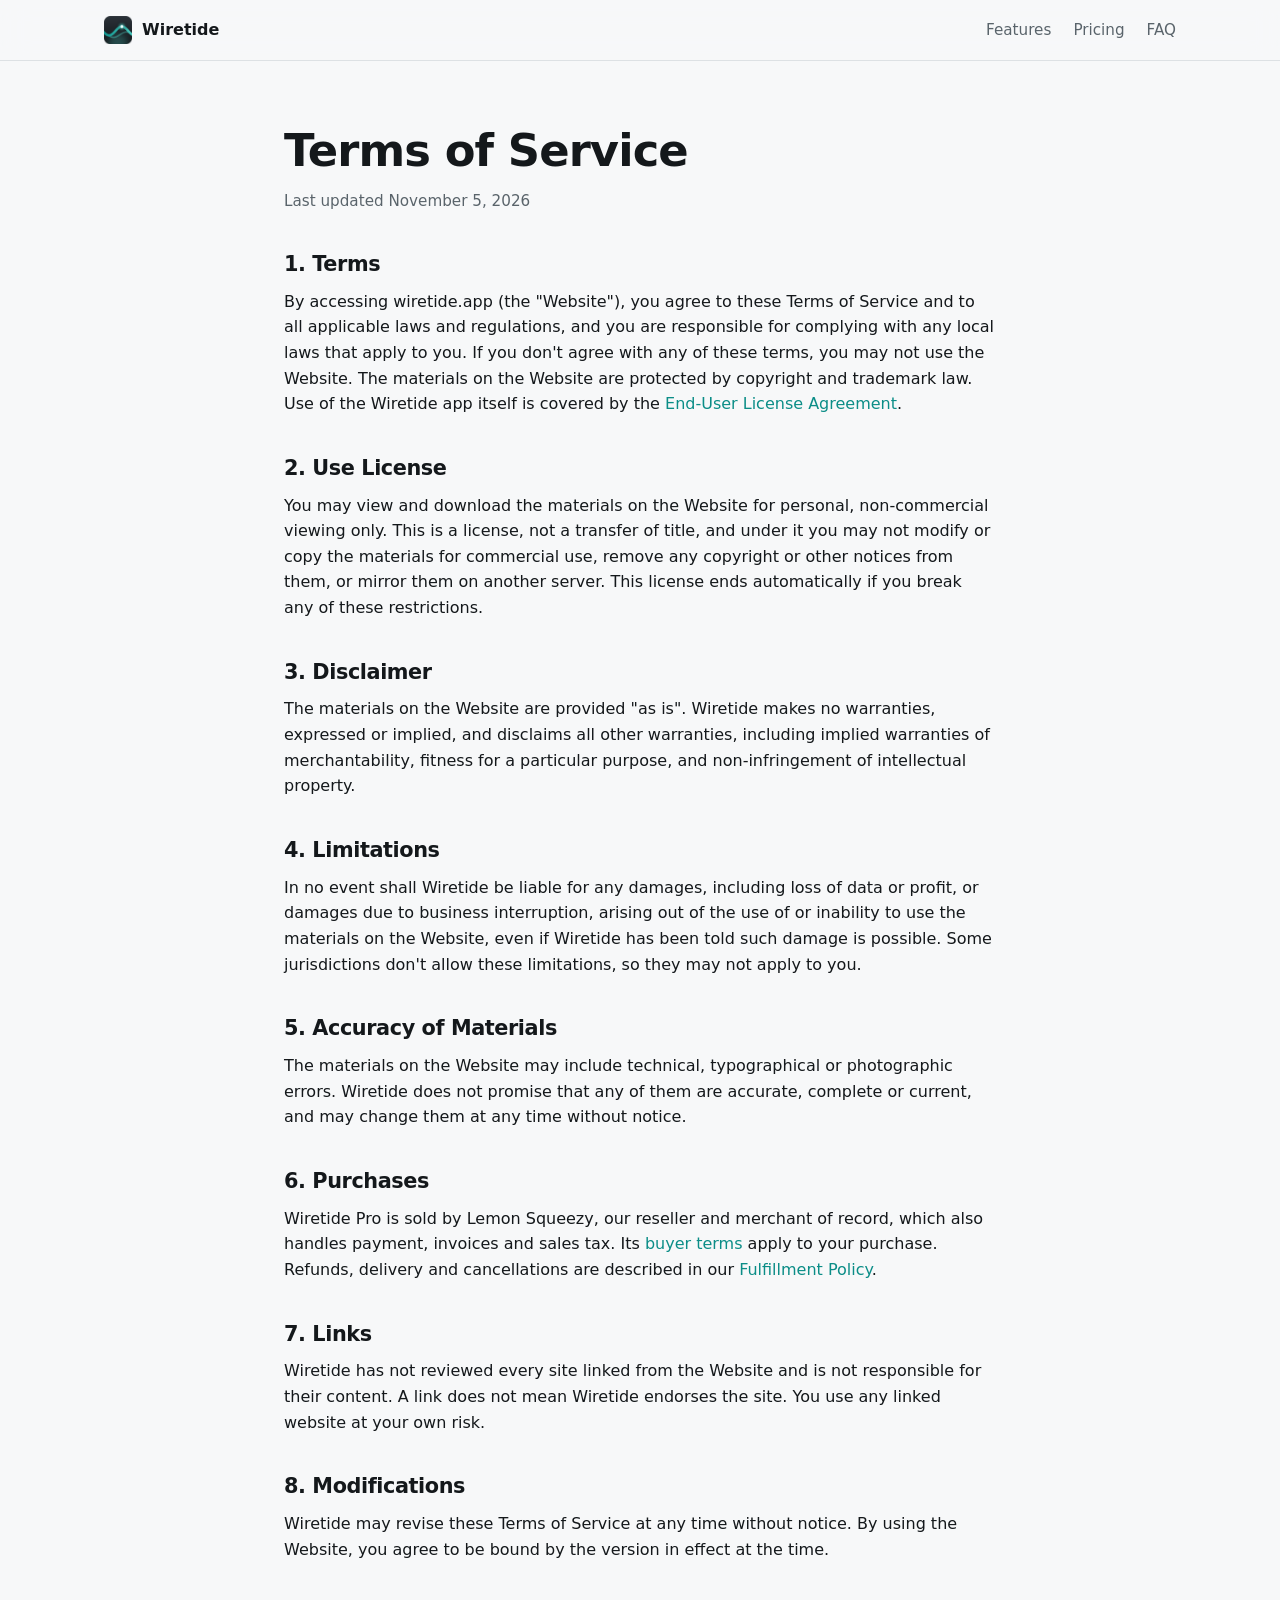
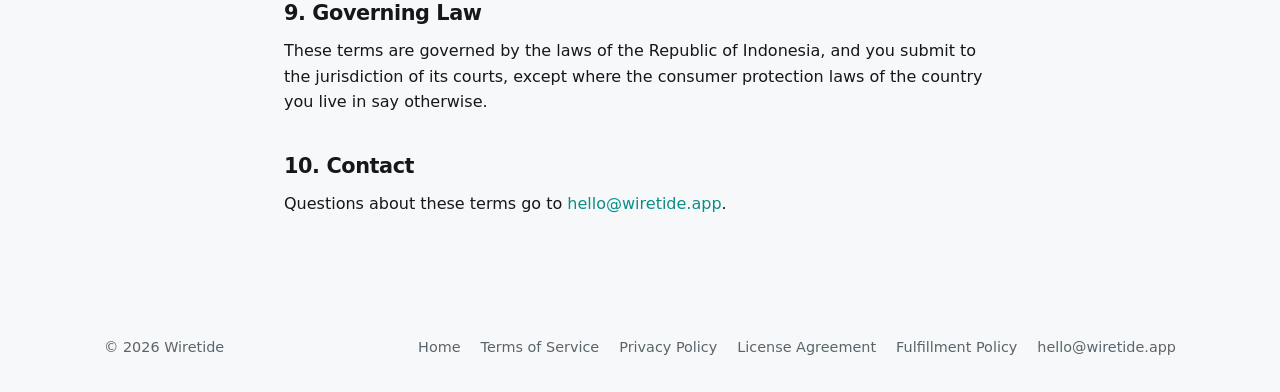
<file: terms/index.html>
<!doctype html>
<html lang="en">
<head>
  <meta charset="utf-8">
  <meta name="viewport" content="width=device-width, initial-scale=1">
  <title>Terms of Service · Wiretide</title>
  <meta name="description" content="The terms for using the wiretide.app website.">
  <link rel="canonical" href="https://wiretide.app/terms/">
  <meta name="color-scheme" content="dark light">
  <meta name="theme-color" content="#111417" media="(prefers-color-scheme: dark)">
  <meta name="theme-color" content="#f7f8f9" media="(prefers-color-scheme: light)">
  <link rel="icon" href="/images/favicon-32.png" type="image/png" sizes="32x32">
  <link rel="apple-touch-icon" href="/images/apple-touch-icon.png">
  <link rel="stylesheet" href="/styles.css">
</head>
<body>
  <header class="nav">
    <div class="wrap nav-inner">
      <a class="brand" href="/" aria-label="Wiretide home">
        <img src="/images/icon-64.png" alt="" width="28" height="28">
        <span>Wiretide</span>
      </a>
      <nav class="nav-links" aria-label="Sections">
        <a href="/#features">Features</a>
        <a href="/#pricing">Pricing</a>
        <a href="/#faq">FAQ</a>
      </nav>
    </div>
  </header>

  <main class="legal">
    <div class="wrap narrow">
      <h1>Terms of Service</h1>
      <p class="updated">Last updated November 5, 2026</p>
      <h2>1. Terms</h2>
      <p>By accessing wiretide.app (the "Website"), you agree to these Terms of Service and to all applicable laws and regulations, and you are responsible for complying with any local laws that apply to you. If you don't agree with any of these terms, you may not use the Website. The materials on the Website are protected by copyright and trademark law. Use of the Wiretide app itself is covered by the <a href="/eula/">End-User License Agreement</a>.</p>

      <h2>2. Use License</h2>
      <p>You may view and download the materials on the Website for personal, non-commercial viewing only. This is a license, not a transfer of title, and under it you may not modify or copy the materials for commercial use, remove any copyright or other notices from them, or mirror them on another server. This license ends automatically if you break any of these restrictions.</p>

      <h2>3. Disclaimer</h2>
      <p>The materials on the Website are provided "as is". Wiretide makes no warranties, expressed or implied, and disclaims all other warranties, including implied warranties of merchantability, fitness for a particular purpose, and non-infringement of intellectual property.</p>

      <h2>4. Limitations</h2>
      <p>In no event shall Wiretide be liable for any damages, including loss of data or profit, or damages due to business interruption, arising out of the use of or inability to use the materials on the Website, even if Wiretide has been told such damage is possible. Some jurisdictions don't allow these limitations, so they may not apply to you.</p>

      <h2>5. Accuracy of Materials</h2>
      <p>The materials on the Website may include technical, typographical or photographic errors. Wiretide does not promise that any of them are accurate, complete or current, and may change them at any time without notice.</p>

      <h2>6. Purchases</h2>
      <p>Wiretide Pro is sold by Lemon Squeezy, our reseller and merchant of record, which also handles payment, invoices and sales tax. Its <a href="https://www.lemonsqueezy.com/buyer-terms">buyer terms</a> apply to your purchase. Refunds, delivery and cancellations are described in our <a href="/fulfillment-policy/">Fulfillment Policy</a>.</p>

      <h2>7. Links</h2>
      <p>Wiretide has not reviewed every site linked from the Website and is not responsible for their content. A link does not mean Wiretide endorses the site. You use any linked website at your own risk.</p>

      <h2>8. Modifications</h2>
      <p>Wiretide may revise these Terms of Service at any time without notice. By using the Website, you agree to be bound by the version in effect at the time.</p>

      <h2>9. Governing Law</h2>
      <p>These terms are governed by the laws of the Republic of Indonesia, and you submit to the jurisdiction of its courts, except where the consumer protection laws of the country you live in say otherwise.</p>

      <h2>10. Contact</h2>
      <p>Questions about these terms go to <a href="mailto:hello@wiretide.app">hello@wiretide.app</a>.</p>
    </div>
  </main>

  <footer class="footer">
    <div class="wrap footer-inner">
      <p>© 2026 Wiretide</p>
      <nav aria-label="Footer">
        <a href="/">Home</a>
        <a href="/terms/">Terms of Service</a>
        <a href="/privacy/">Privacy Policy</a>
        <a href="/eula/">License Agreement</a>
        <a href="/fulfillment-policy/">Fulfillment Policy</a>
        <a href="mailto:hello@wiretide.app">hello@wiretide.app</a>
      </nav>
    </div>
  </footer>
</body>
</html>
</file>
<file: styles.css>
:root {
  /* Graphite and tide teal, the same palette as the app. Dark first. */
  --bg: #111417;
  --bg-alt: #15181c;
  --surface: #1b1f24;
  --text: #e9edef;
  --muted: #9aa5ac;
  --border: #272c33;
  --accent: #4fd1c5;
  --accent-strong: #74ddd3;
  --accent-text: #06201e;
  --http: #6cb4ff;
  --ws: #5fd6e8;
  --mqtt: #b893ff;
  --tls: #f5b74a;
  --ok: #4cd995;
  --glow: rgba(79, 209, 197, 0.16);
  --shadow: 0 30px 70px -20px rgba(0, 0, 0, 0.7), 0 0 0 1px rgba(255, 255, 255, 0.07);
  --check: url("data:image/svg+xml,%3Csvg xmlns='http://www.w3.org/2000/svg' viewBox='0 0 24 24'%3E%3Cpath fill='%234fd1c5' d='M9.5 16.2 5.3 12l-1.4 1.4 5.6 5.6L20.1 8.4 18.7 7z'/%3E%3C/svg%3E");
  --radius: 14px;
  --mono: ui-monospace, "SF Mono", SFMono-Regular, Menlo, Consolas, monospace;
  --sans: -apple-system, BlinkMacSystemFont, "SF Pro Text", "Inter", "Segoe UI", system-ui, sans-serif;
  color-scheme: dark;
}

@media (prefers-color-scheme: light) {
  :root {
    --bg: #f7f8f9;
    --bg-alt: #eef0f2;
    --surface: #ffffff;
    --text: #14181b;
    --muted: #5a646b;
    --border: #dde1e4;
    --accent: #0b8d87;
    --accent-strong: #08746f;
    --accent-text: #ffffff;
    --http: #1f6fd6;
    --ws: #0f8ea0;
    --mqtt: #7a4fd6;
    --tls: #b7720b;
    --ok: #12935a;
    --glow: rgba(11, 141, 135, 0.14);
    --shadow: 0 30px 60px -20px rgba(20, 30, 35, 0.28), 0 0 0 1px rgba(20, 30, 35, 0.08);
    --check: url("data:image/svg+xml,%3Csvg xmlns='http://www.w3.org/2000/svg' viewBox='0 0 24 24'%3E%3Cpath fill='%230b8d87' d='M9.5 16.2 5.3 12l-1.4 1.4 5.6 5.6L20.1 8.4 18.7 7z'/%3E%3C/svg%3E");
    color-scheme: light;
  }
}

* { box-sizing: border-box; }
html { scroll-behavior: smooth; scroll-padding-top: 72px; -webkit-text-size-adjust: 100%; }
body {
  margin: 0;
  background: var(--bg);
  color: var(--text);
  font: 16px/1.6 var(--sans);
  -webkit-font-smoothing: antialiased;
}
img { max-width: 100%; height: auto; display: block; }
a { color: var(--accent); text-decoration: none; }
a:hover { text-decoration: underline; }
kbd { font: 600 0.85em var(--sans); background: var(--surface); border: 1px solid var(--border); border-bottom-width: 2px; border-radius: 5px; padding: 0.05em 0.4em; color: var(--text); white-space: nowrap; }
code { font-family: var(--mono); font-size: 0.88em; background: var(--bg-alt); border: 1px solid var(--border); border-radius: 6px; padding: 0.1em 0.35em; }
h1, h2, h3 { line-height: 1.15; letter-spacing: -0.02em; margin: 0; }
h1 { font-size: clamp(2.2rem, 5.5vw, 4rem); font-weight: 750; }
h1 em { font-style: normal; color: var(--accent); }
h2 { font-size: clamp(1.7rem, 3.4vw, 2.5rem); font-weight: 700; max-width: 22ch; }
h3 { font-size: 1.1rem; font-weight: 650; }
:focus-visible { outline: 2px solid var(--accent); outline-offset: 3px; border-radius: 6px; }

.wrap { width: 100%; max-width: 1120px; margin: 0 auto; padding: 0 24px; }
.narrow { max-width: 760px; }
.center { text-align: center; }
.center h2, .center .sub { margin-left: auto; margin-right: auto; }
.sr-only { position: absolute; width: 1px; height: 1px; overflow: hidden; clip: rect(0 0 0 0); white-space: nowrap; }

/* Nav */
.nav {
  position: sticky; top: 0; z-index: 10;
  background: color-mix(in srgb, var(--bg) 82%, transparent);
  backdrop-filter: saturate(1.6) blur(14px);
  -webkit-backdrop-filter: saturate(1.6) blur(14px);
  border-bottom: 1px solid var(--border);
}
.nav-inner { display: flex; align-items: center; gap: 24px; height: 60px; }
.brand { display: flex; align-items: center; gap: 10px; color: var(--text); font-weight: 650; }
.brand:hover { text-decoration: none; }
.nav-links { display: flex; gap: 22px; margin-left: auto; }
.nav-links a { color: var(--muted); font-size: 0.95rem; }
.nav-links a:hover { color: var(--text); text-decoration: none; }

/* Buttons */
.btn {
  display: inline-flex; align-items: center; justify-content: center; gap: 8px;
  padding: 12px 20px; border-radius: 10px; border: 1px solid transparent;
  font: 600 1rem/1 var(--sans); cursor: pointer; white-space: nowrap;
  transition: transform 0.12s ease, background 0.12s ease, border-color 0.12s ease;
}
.btn:hover { text-decoration: none; transform: translateY(-1px); }
.btn:active { transform: none; }
.btn-primary { background: var(--accent); color: var(--accent-text); }
.btn-primary:hover { background: var(--accent-strong); }
.btn-ghost { background: var(--surface); color: var(--text); border-color: var(--border); }
.btn-ghost:hover { border-color: var(--muted); }
.btn-small { padding: 8px 14px; font-size: 0.9rem; background: var(--accent); color: var(--accent-text); }
.btn-block { width: 100%; }
.btn[disabled] { opacity: 0.6; cursor: default; transform: none; }

/* Hero */
.hero {
  padding: 72px 0 40px; text-align: center; overflow: hidden;
  background:
    radial-gradient(60% 50% at 50% 0%, var(--glow), transparent 70%),
    var(--bg);
}
.hero h1 { max-width: 28ch; margin: 18px auto 0; }
.lede { font-size: clamp(1.05rem, 1.8vw, 1.25rem); color: var(--muted); max-width: 52ch; margin: 20px auto 0; }
.pill {
  display: inline-flex; align-items: center; gap: 8px; margin: 0;
  padding: 6px 14px; border-radius: 999px; font-size: 0.85rem; font-weight: 600;
  background: var(--surface); border: 1px solid var(--border); color: var(--muted);
}
.dot { width: 8px; height: 8px; border-radius: 50%; background: var(--accent); box-shadow: 0 0 0 3px color-mix(in srgb, var(--accent) 25%, transparent); }
.cta-row { display: flex; flex-wrap: wrap; justify-content: center; gap: 12px; margin-top: 32px; }
.fine { font-size: 0.85rem; color: var(--muted); margin: 14px 0 0; }

.window {
  margin: 0; border-radius: 12px; overflow: hidden; background: var(--surface);
  box-shadow: var(--shadow);
}
.hero-shot { margin: 52px auto 0; max-width: 1040px; }

.protocols {
  list-style: none; padding: 0; margin: 36px auto 0;
  display: flex; flex-wrap: wrap; justify-content: center; gap: 10px 26px;
  color: var(--muted); font-size: 0.95rem;
}
.protocols li { display: flex; align-items: center; gap: 8px; }
.tag {
  font: 600 0.68rem/1 var(--mono); letter-spacing: 0.02em; text-transform: uppercase;
  padding: 4px 6px; border-radius: 5px;
}
.tag-http { color: var(--http); background: color-mix(in srgb, var(--http) 14%, transparent); }
.tag-ws { color: var(--ws); background: color-mix(in srgb, var(--ws) 14%, transparent); }
.tag-mqtt { color: var(--mqtt); background: color-mix(in srgb, var(--mqtt) 14%, transparent); }
.tag-tls { color: var(--tls); background: color-mix(in srgb, var(--tls) 14%, transparent); }

/* Sections */
.section { padding: 96px 0; }
.section-alt { background: var(--bg-alt); border-top: 1px solid var(--border); border-bottom: 1px solid var(--border); }
.eyebrow { margin: 0 0 12px; font: 600 0.8rem/1 var(--mono); text-transform: uppercase; letter-spacing: 0.08em; color: var(--accent); }
.eyebrow-mqtt { color: var(--mqtt); }
.sub { color: var(--muted); font-size: 1.1rem; max-width: 60ch; margin: 16px 0 0; }

.grid { display: grid; gap: 20px; margin-top: 48px; }
.features { grid-template-columns: repeat(4, 1fr); }
@media (max-width: 1100px) { .features { grid-template-columns: repeat(2, 1fr); } }
.card {
  background: var(--surface); border: 1px solid var(--border); border-radius: var(--radius);
  padding: 26px;
}
.card p { color: var(--muted); margin: 8px 0 0; }
.icon { width: 40px; height: 40px; border-radius: 10px; display: grid; place-items: center; margin-bottom: 18px; }
.icon svg { width: 22px; height: 22px; fill: currentColor; }
.i-http { color: var(--http); background: color-mix(in srgb, var(--http) 13%, transparent); }
.i-mqtt { color: var(--mqtt); background: color-mix(in srgb, var(--mqtt) 13%, transparent); }
.i-ws { color: var(--ws); background: color-mix(in srgb, var(--ws) 13%, transparent); }
.i-search { color: var(--accent); background: color-mix(in srgb, var(--accent) 13%, transparent); }
.i-warn { color: var(--tls); background: color-mix(in srgb, var(--tls) 13%, transparent); }
.i-export { color: var(--ok); background: color-mix(in srgb, var(--ok) 13%, transparent); }

/* MQTT split */
.split { display: grid; grid-template-columns: 1fr 1.15fr; gap: 56px; align-items: center; }
.split-copy p:not(.eyebrow) { color: var(--muted); font-size: 1.05rem; }
.split-copy h2 { margin-bottom: 8px; }
.split-media { position: relative; padding-bottom: 60px; }
.window-offset { position: absolute; width: 72%; right: -24px; bottom: 0; }

.checks { list-style: none; padding: 0; margin: 24px 0 0; display: grid; gap: 14px; }
.checks li { position: relative; padding-left: 30px; color: var(--muted); }
.checks li strong { color: var(--text); font-weight: 600; }
.checks li::before {
  content: ""; position: absolute; left: 0; top: 0.3em; width: 18px; height: 18px; border-radius: 50%;
  background: color-mix(in srgb, var(--accent) 16%, transparent)
    var(--check) center / 12px no-repeat;
}

/* Gallery */
.closer .wrap { max-width: 1280px; }
.gallery { display: grid; grid-template-columns: repeat(2, 1fr); gap: 56px 32px; margin-top: 56px; }
.gallery .shot:first-child { grid-column: 1 / -1; max-width: 1040px; margin: 0 auto; }
.shot { margin: 0; }
.shot img { border-radius: 10px; box-shadow: var(--shadow); }
.shot figcaption { color: var(--muted); font-size: 0.92rem; margin-top: 14px; }

/* Click to enlarge */
.zoom {
  display: block; width: 100%; padding: 0; margin: 0; border: 0; background: none;
  color: inherit; font: inherit; cursor: zoom-in; position: relative; border-radius: inherit;
}
.zoom::after {
  content: ""; position: absolute; right: 12px; bottom: 12px; width: 34px; height: 34px; border-radius: 50%;
  background: rgba(17, 20, 23, 0.72) url("data:image/svg+xml,%3Csvg xmlns='http://www.w3.org/2000/svg' viewBox='0 0 24 24'%3E%3Cpath fill='%23fff' d='M10 3a7 7 0 0 1 5.6 11.2l5.1 5.1-1.4 1.4-5.1-5.1A7 7 0 1 1 10 3zm0 2a5 5 0 1 0 0 10 5 5 0 0 0 0-10zm1 2v2h2v2h-2v2H9v-2H7V9h2V7z'/%3E%3C/svg%3E") center / 18px no-repeat;
  opacity: 0; transform: scale(0.9); transition: opacity 0.15s ease, transform 0.15s ease; pointer-events: none;
}
.zoom:hover::after, .zoom:focus-visible::after { opacity: 1; transform: none; }
.zoom:focus-visible { outline-offset: 4px; }
@media (hover: none) { .zoom::after { opacity: 0.85; transform: none; } }

.lightbox {
  width: 100vw; height: 100vh; height: 100dvh; max-width: none; max-height: none; margin: 0; padding: 0;
  border: 0; background: transparent; color: #e9edef; overflow: hidden;
}
.lightbox::backdrop { background: rgba(8, 10, 12, 0.88); backdrop-filter: blur(6px); -webkit-backdrop-filter: blur(6px); }
.lightbox[open] { display: grid; grid-template-rows: 1fr auto; animation: lb-in 0.18s ease; }
.lightbox-stage { display: grid; place-items: center; min-height: 0; padding: 64px 72px 12px; cursor: zoom-out; }
.lightbox-stage img {
  max-width: 100%; max-height: 100%; width: auto; height: auto; object-fit: contain;
  border-radius: 10px; box-shadow: 0 30px 80px -10px rgba(0, 0, 0, 0.8), 0 0 0 1px rgba(255, 255, 255, 0.08);
  cursor: default;
}
.lightbox-caption { margin: 0; padding: 8px 72px 24px; text-align: center; font-size: 0.95rem; color: #b6c0c6; }
.lightbox-count { font: 600 0.8rem/1 var(--mono); color: #7f8a91; margin-right: 10px; }
.lightbox button {
  position: absolute; display: grid; place-items: center; width: 44px; height: 44px; padding: 0;
  border-radius: 50%; border: 1px solid rgba(255, 255, 255, 0.14); background: rgba(27, 31, 36, 0.85);
  color: #e9edef; cursor: pointer; transition: background 0.12s ease;
}
.lightbox button:hover { background: rgba(50, 56, 63, 0.95); }
.lightbox button svg { width: 20px; height: 20px; fill: currentColor; }
.lightbox-close { top: 14px; right: 14px; }
.lightbox-prev, .lightbox-next { top: 50%; transform: translateY(-50%); }
.lightbox-prev { left: 14px; }
.lightbox-next { right: 14px; }
.lightbox :focus-visible { outline-color: #4fd1c5; }
html:has(.lightbox[open]) { overflow: hidden; }
@keyframes lb-in { from { opacity: 0; } to { opacity: 1; } }
@media (max-width: 640px) {
  .lightbox-stage { padding: 64px 12px 8px; }
  .lightbox-caption { padding: 8px 16px 84px; }
  .lightbox-prev, .lightbox-next { top: auto; bottom: 18px; transform: none; }
  .lightbox-prev { left: calc(50% - 56px); }
  .lightbox-next { right: calc(50% - 56px); }
}

/* Pro tools */
.pro-list { display: grid; gap: 96px; margin-top: 64px; }
.pro-item { display: grid; grid-template-columns: minmax(280px, 0.7fr) 1.6fr; gap: 56px; align-items: center; }
#pro .wrap { max-width: 1280px; }
.pro-item:nth-child(even) { grid-template-columns: 1.6fr minmax(280px, 0.7fr); }
.pro-item:nth-child(even) .pro-copy { order: 2; }
.pro-copy h3 { font-size: clamp(1.4rem, 2.4vw, 1.75rem); font-weight: 700; margin-top: 4px; }
.pro-copy p { color: var(--muted); font-size: 1.05rem; margin: 14px 0 0; }
.pro-copy .checks { margin-top: 20px; gap: 10px; }
.pro-tag {
  display: inline-block; font: 600 0.68rem/1 var(--mono); letter-spacing: 0.06em; text-transform: uppercase;
  color: var(--accent); background: color-mix(in srgb, var(--accent) 14%, transparent);
  padding: 5px 8px; border-radius: 6px;
}
.pro-media { position: relative; }
.pro-media .window-offset { width: 52%; right: -24px; bottom: -8px; }
.pro-media.has-offset { padding-bottom: 96px; }

/* Pricing */
.pricing { grid-template-columns: repeat(2, minmax(0, 400px)); justify-content: center; }
.plan {
  position: relative; display: flex; flex-direction: column;
  background: var(--surface); border: 1px solid var(--border); border-radius: 18px; padding: 32px;
}
.plan .checks { margin-bottom: 28px; flex: 1; align-content: start; }
.plan-pro { border: 2px solid var(--accent); box-shadow: 0 24px 60px -24px var(--glow); }
.badge {
  position: absolute; top: -13px; left: 32px; margin: 0;
  background: var(--accent); color: var(--accent-text);
  font-size: 0.78rem; font-weight: 650; padding: 4px 12px; border-radius: 999px;
}
.price { margin: 16px 0 4px; display: flex; align-items: baseline; gap: 8px; }
.amount { font-size: 3rem; font-weight: 750; letter-spacing: -0.03em; line-height: 1; }
.per { color: var(--muted); }
.plan-note { color: var(--muted); margin: 0; }
.pricing + .fine { margin-top: 24px; }

/* FAQ */
details { border-bottom: 1px solid var(--border); padding: 18px 0; }
details:first-of-type { margin-top: 32px; border-top: 1px solid var(--border); }
summary { cursor: pointer; font-weight: 600; font-size: 1.05rem; list-style: none; display: flex; justify-content: space-between; gap: 16px; }
summary::-webkit-details-marker { display: none; }
summary::after { content: "+"; color: var(--muted); font-weight: 400; font-size: 1.3rem; line-height: 1; }
details[open] summary::after { content: "–"; }
details p { color: var(--muted); margin: 12px 0 0; }

/* Waitlist / download */
.cta { background: radial-gradient(70% 80% at 50% 100%, var(--glow), transparent 70%), var(--bg-alt); border-top: 1px solid var(--border); }
.waitlist { display: flex; flex-wrap: wrap; justify-content: center; gap: 10px; margin: 32px auto 0; max-width: 520px; }
[hidden] { display: none !important; }
.waitlist input {
  flex: 1 1 240px; min-width: 0; padding: 12px 14px; border-radius: 10px;
  border: 1px solid var(--border); background: var(--surface); color: var(--text); font: 1rem var(--sans);
}
.waitlist input:focus { outline: 2px solid var(--accent); outline-offset: 1px; }
.form-status { flex-basis: 100%; min-height: 1.4em; margin: 4px 0 0; color: var(--muted); font-size: 0.92rem; }
.waitlist-fallback { margin-top: 32px; }
.download { margin-top: 48px; padding-top: 40px; border-top: 1px solid var(--border); }

/* Footer */
.footer { padding: 32px 0; color: var(--muted); font-size: 0.9rem; }
.footer-inner { display: flex; flex-wrap: wrap; justify-content: space-between; gap: 12px; }
.footer p { margin: 0; }
.footer nav { display: flex; flex-wrap: wrap; gap: 10px 20px; }
.footer a { color: var(--muted); }
.footer a:hover { color: var(--text); }

@media (max-width: 900px) {
  .features { grid-template-columns: repeat(2, 1fr); }
  .split { grid-template-columns: 1fr; gap: 40px; }
  .window-offset { right: 0; }
  .gallery { grid-template-columns: 1fr; gap: 40px; }
  .pro-list { gap: 72px; }
  .pro-item, .pro-item:nth-child(even) { grid-template-columns: 1fr; gap: 32px; }
  .pro-item:nth-child(even) .pro-copy { order: 0; }
  .pro-media .window-offset { right: 0; }
}

@media (max-width: 640px) {
  .wrap { padding: 0 16px; }
  .nav-links { display: none; }
  .nav-inner .btn-small { margin-left: auto; }
  .hero { padding-top: 48px; }
  .section { padding: 72px 0; }
  .features, .pricing { grid-template-columns: 1fr; }
  .hero-shot { margin-top: 40px; }
  .cta-row .btn { width: 100%; }
  .plan { padding: 26px 22px; }
  .window-offset { display: none; }
  .split-media, .pro-media.has-offset { padding-bottom: 0; }
}

@media (prefers-reduced-motion: reduce) {
  html { scroll-behavior: auto; }
  .btn { transition: none; }
  .zoom::after { transition: none; }
  .lightbox[open] { animation: none; }
}
.waitlist-fallback[hidden] + .download { border-top: 0; margin-top: 24px; padding-top: 0; }

/* Legal pages (privacy, terms, refunds) */
.legal { padding: 64px 0 88px; }
.legal h1 { font-size: clamp(2rem, 4.5vw, 2.8rem); }
.legal .updated { color: var(--muted); margin: 12px 0 0; font-size: 0.95rem; }
.legal .updated + p { margin-top: 32px; }
.legal h2 { font-size: 1.3rem; max-width: none; margin: 40px 0 0; }
.legal h3 { font-size: 1.05rem; margin: 28px 0 0; }
.legal p, .legal ul { margin: 12px 0 0; }
.legal ul { padding-left: 1.3em; }
.legal li + li { margin-top: 6px; }
.legal strong { font-weight: 650; }
</file>
